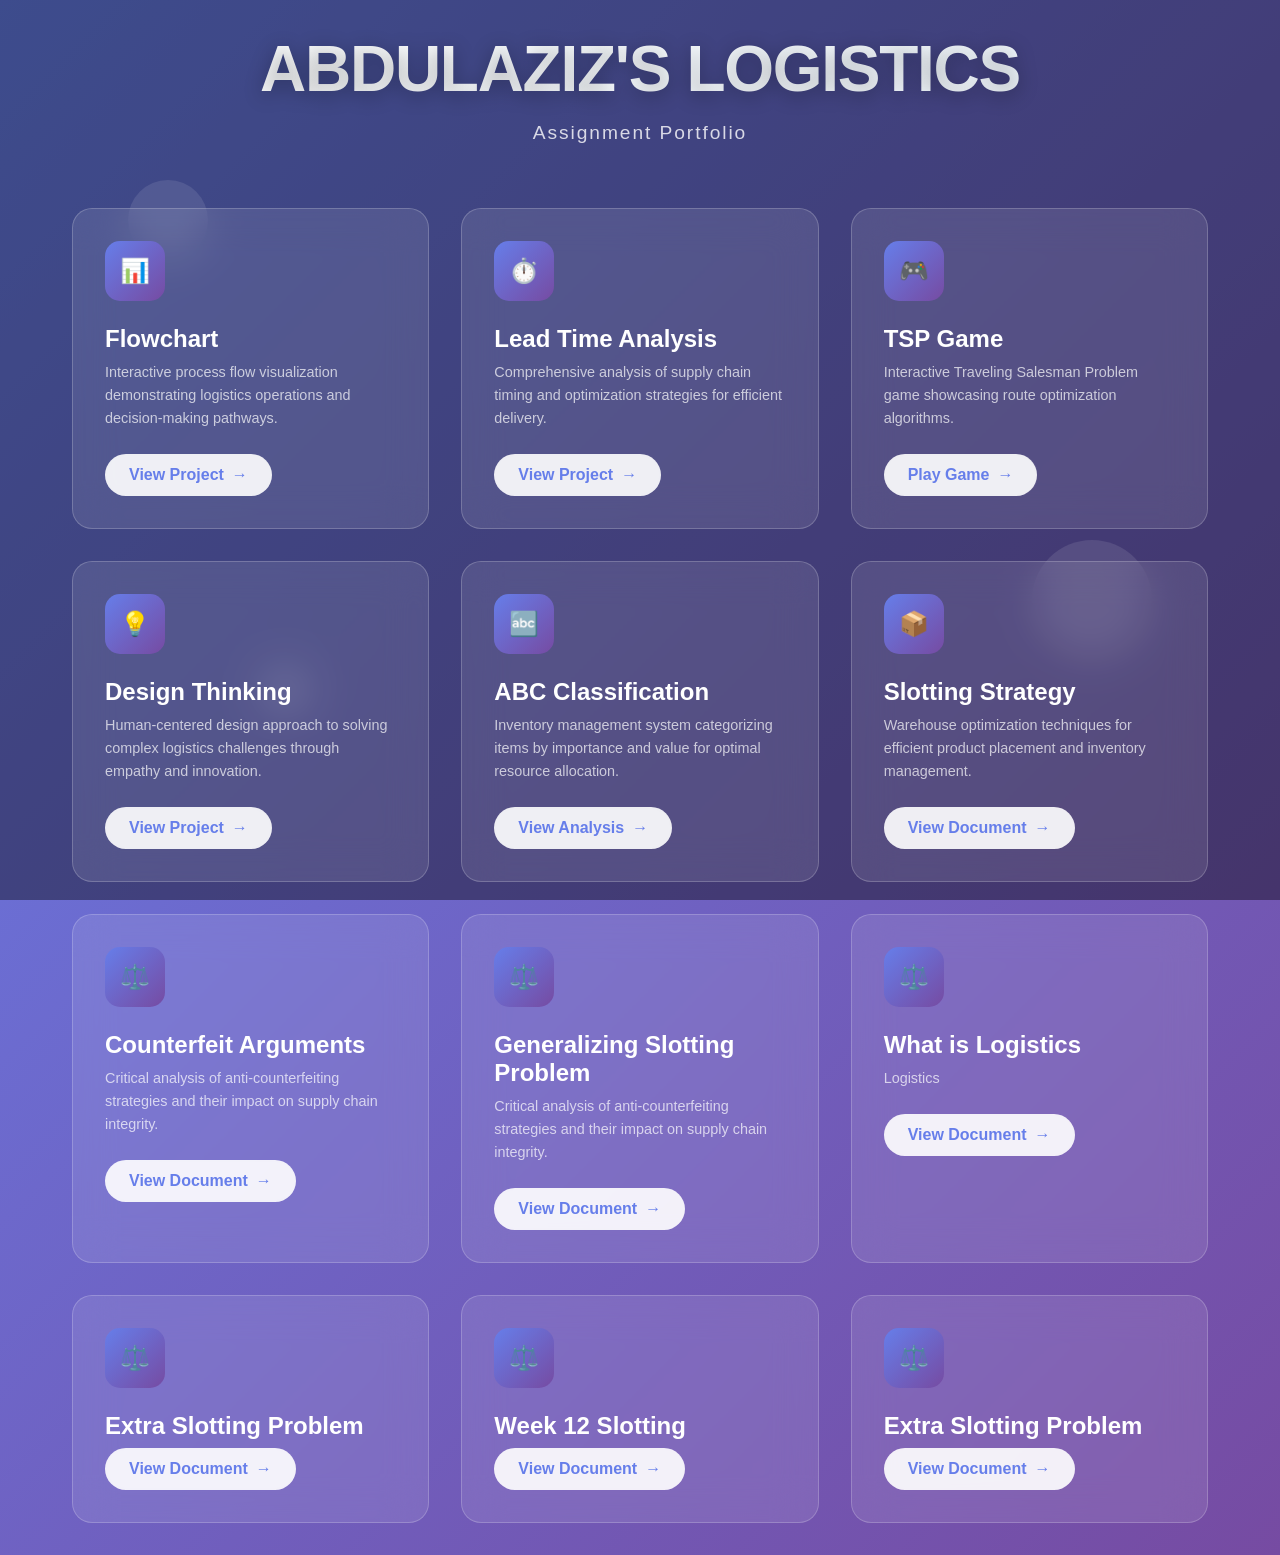
<file: index.html>
<!doctype html>
<html lang="en">
<head>
    <meta charset="UTF-8" />
    <meta name="viewport" content="width=device-width, initial-scale=1.0" />
    <title>Abdulaziz's Logistics Portfolio</title>
    <style>
        * {
            margin: 0;
            padding: 0;
            box-sizing: border-box;
        }

        body {
            font-family: 'Inter', -apple-system, BlinkMacSystemFont, 'Segoe UI', Roboto, sans-serif;
            background: linear-gradient(135deg, #667eea 0%, #764ba2 100%);
            min-height: 100vh;
            overflow-x: hidden;
        }

        .video-background {
            position: fixed;
            top: 0;
            left: 0;
            width: 100%;
            height: 100%;
            z-index: -2;
            opacity: 0.3;
        }

        #background-video {
            width: 100%;
            height: 100%;
            object-fit: cover;
        }

        .overlay {
            position: fixed;
            top: 0;
            left: 0;
            width: 100%;
            height: 100%;
            background: rgba(0, 0, 0, 0.4);
            z-index: -1;
        }

        .container {
            max-width: 1200px;
            margin: 0 auto;
            padding: 2rem;
            position: relative;
            z-index: 1;
        }

        .header {
            text-align: center;
            margin-bottom: 4rem;
            animation: fadeInUp 1s ease-out;
        }

        .main-title {
            font-size: clamp(2.5rem, 6vw, 4rem);
            font-weight: 800;
            background: linear-gradient(135deg, #ffffff, #f0f8ff);
            -webkit-background-clip: text;
            -webkit-text-fill-color: transparent;
            background-clip: text;
            text-shadow: 0 4px 20px rgba(0, 0, 0, 0.3);
            margin-bottom: 1rem;
            letter-spacing: -0.02em;
        }

        .subtitle {
            font-size: 1.2rem;
            color: rgba(255, 255, 255, 0.8);
            font-weight: 300;
            letter-spacing: 0.1em;
        }

        .assignments-grid {
            display: grid;
            grid-template-columns: repeat(auto-fit, minmax(350px, 1fr));
            gap: 2rem;
            margin-top: 3rem;
        }

        .assignment-card {
            background: rgba(255, 255, 255, 0.1);
            backdrop-filter: blur(20px);
            border-radius: 20px;
            padding: 2rem;
            border: 1px solid rgba(255, 255, 255, 0.2);
            transition: all 0.4s cubic-bezier(0.175, 0.885, 0.32, 1.275);
            position: relative;
            overflow: hidden;
            cursor: pointer;
            animation: fadeInUp 1s ease-out;
        }

        .assignment-card:nth-child(1) { animation-delay: 0.1s; }
        .assignment-card:nth-child(2) { animation-delay: 0.2s; }
        .assignment-card:nth-child(3) { animation-delay: 0.3s; }
        .assignment-card:nth-child(4) { animation-delay: 0.4s; }
        .assignment-card:nth-child(5) { animation-delay: 0.5s; }
        .assignment-card:nth-child(6) { animation-delay: 0.6s; }
        .assignment-card:nth-child(7) { animation-delay: 0.7s; }

        .assignment-card::before {
            content: '';
            position: absolute;
            top: 0;
            left: -100%;
            width: 100%;
            height: 100%;
            background: linear-gradient(90deg, transparent, rgba(255, 255, 255, 0.1), transparent);
            transition: left 0.5s;
        }

        .assignment-card:hover::before {
            left: 100%;
        }

        .assignment-card:hover {
            transform: translateY(-10px) scale(1.02);
            background: rgba(255, 255, 255, 0.2);
            border-color: rgba(255, 255, 255, 0.4);
            box-shadow: 0 20px 40px rgba(0, 0, 0, 0.3);
        }

        .card-icon {
            width: 60px;
            height: 60px;
            border-radius: 15px;
            background: linear-gradient(135deg, #667eea, #764ba2);
            display: flex;
            align-items: center;
            justify-content: center;
            margin-bottom: 1.5rem;
            transition: all 0.3s ease;
            font-size: 1.5rem;
        }

        .assignment-card:hover .card-icon {
            transform: rotate(360deg) scale(1.1);
            background: linear-gradient(135deg, #764ba2, #667eea);
        }

        .card-title {
            font-size: 1.5rem;
            font-weight: 700;
            color: white;
            margin-bottom: 0.5rem;
            transition: color 0.3s ease;
        }

        .assignment-card:hover .card-title {
            color: #f0f8ff;
        }

        .card-description {
            color: rgba(255, 255, 255, 0.7);
            font-size: 0.9rem;
            line-height: 1.6;
            margin-bottom: 1.5rem;
        }

        .card-link {
            display: inline-flex;
            align-items: center;
            color: #667eea;
            text-decoration: none;
            font-weight: 600;
            transition: all 0.3s ease;
            background: rgba(255, 255, 255, 0.9);
            padding: 0.75rem 1.5rem;
            border-radius: 50px;
            backdrop-filter: blur(10px);
        }

        .card-link:hover {
            background: white;
            transform: translateX(5px);
            box-shadow: 0 10px 20px rgba(0, 0, 0, 0.2);
        }

        .card-link::after {
            content: '→';
            margin-left: 0.5rem;
            transition: transform 0.3s ease;
        }

        .card-link:hover::after {
            transform: translateX(5px);
        }

        .floating-shapes {
            position: fixed;
            top: 0;
            left: 0;
            width: 100%;
            height: 100%;
            pointer-events: none;
            z-index: 0;
        }

        .shape {
            position: absolute;
            background: rgba(255, 255, 255, 0.1);
            border-radius: 50%;
            animation: float 20s infinite linear;
        }

        .shape:nth-child(1) {
            width: 80px;
            height: 80px;
            top: 20%;
            left: 10%;
            animation-delay: 0s;
        }

        .shape:nth-child(2) {
            width: 120px;
            height: 120px;
            top: 60%;
            right: 10%;
            animation-delay: 5s;
        }

        .shape:nth-child(3) {
            width: 60px;
            height: 60px;
            bottom: 20%;
            left: 20%;
            animation-delay: 10s;
        }

        @keyframes float {
            0%, 100% {
                transform: translateY(0px) rotate(0deg);
            }
            50% {
                transform: translateY(-20px) rotate(180deg);
            }
        }

        @keyframes fadeInUp {
            from {
                opacity: 0;
                transform: translateY(30px);
            }
            to {
                opacity: 1;
                transform: translateY(0);
            }
        }

        @media (max-width: 768px) {
            .container {
                padding: 1rem;
            }
            
            .assignments-grid {
                grid-template-columns: 1fr;
                gap: 1.5rem;
            }
            
            .assignment-card {
                padding: 1.5rem;
            }
        }
    </style>
</head>
<body>
    <div class="video-background">
        <video autoplay muted loop id="background-video">
            <source src="logisticsVideo.mp4" type="video/mp4">
        </video>
    </div>
    <div class="overlay"></div>
    
    <div class="floating-shapes">
        <div class="shape"></div>
        <div class="shape"></div>
        <div class="shape"></div>
    </div>

    <div class="container">
        <div class="header">
            <h1 class="main-title">ABDULAZIZ'S LOGISTICS</h1>
            <p class="subtitle">Assignment Portfolio</p>
        </div>

        <div class="assignments-grid">
            <div class="assignment-card">
                <div class="card-icon">📊</div>
                <h3 class="card-title">Flowchart</h3>
                <p class="card-description">Interactive process flow visualization demonstrating logistics operations and decision-making pathways.</p>
                <a href="https://abdulaziz-abdukhalimov.github.io/flowchart-/" target="_blank" class="card-link">View Project</a>
            </div>

            <div class="assignment-card">
                <div class="card-icon">⏱️</div>
                <h3 class="card-title">Lead Time Analysis</h3>
                <p class="card-description">Comprehensive analysis of supply chain timing and optimization strategies for efficient delivery.</p>
                <a href="https://abdulaziz-abdukhalimov.github.io/abdulaziz-leadTime/" target="_blank" class="card-link">View Project</a>
            </div>

            <div class="assignment-card">
                <div class="card-icon">🎮</div>
                <h3 class="card-title">TSP Game</h3>
                <p class="card-description">Interactive Traveling Salesman Problem game showcasing route optimization algorithms.</p>
                <a href="https://shavkatjony.github.io/tsp.11/" target="_blank" class="card-link">Play Game</a>
            </div>

            <div class="assignment-card">
                <div class="card-icon">💡</div>
                <h3 class="card-title">Design Thinking</h3>
                <p class="card-description">Human-centered design approach to solving complex logistics challenges through empathy and innovation.</p>
                <a href="https://docs.google.com/document/d/1f1piKxpJz_M-Y0SGjp9jxiMK0LNT1KGpxC5vAj-SLcM/edit?usp=sharing" target="_blank" class="card-link">View Project</a>
            </div>

            <div class="assignment-card">
                <div class="card-icon">🔤</div>
                <h3 class="card-title">ABC Classification</h3>
                <p class="card-description">Inventory management system categorizing items by importance and value for optimal resource allocation.</p>
                <a href="https://docs.google.com/spreadsheets/d/173qX5OhX4kX2GZmHQiFAQlKsCDS4ZJIP/edit?usp=drive_link&ouid=103361880421656006871&rtpof=true&sd=true" target="_blank" class="card-link">View Analysis</a>
            </div>

            <div class="assignment-card">
                <div class="card-icon">📦</div>
                <h3 class="card-title">Slotting Strategy</h3>
                <p class="card-description">Warehouse optimization techniques for efficient product placement and inventory management.</p>
                <a href="https://docs.google.com/document/d/1gqtGYgJrscKg6ZsCKxm0VxTEk288y7ycyHZcVXuRoVQ/edit?usp=sharing" target="_blank" class="card-link">View Document</a>
            </div>

            <div class="assignment-card">
                <div class="card-icon">⚖️</div>
                <h3 class="card-title">Counterfeit Arguments</h3>
                <p class="card-description">Critical analysis of anti-counterfeiting strategies and their impact on supply chain integrity.</p>
                <a href="https://docs.google.com/document/d/1TE919IEcwGS_mQHoa43oX4KmPOUbO2k_vUcpFlzio5s/edit?usp=sharing" target="_blank" class="card-link">View Document</a>
            </div>

             <div class="assignment-card">
                <div class="card-icon">⚖️</div>
                <h3 class="card-title">Generalizing Slotting Problem</h3>
                <p class="card-description">Critical analysis of anti-counterfeiting strategies and their impact on supply chain integrity.</p>
                <a href="https://docs.google.com/document/d/1ZFMKwTCrSubnTykhRzb_TJ6fKmZQ_PClmvtlX7aRyjE/edit?usp=sharing" target="_blank" class="card-link">View Document</a>
            </div>

            <div class="assignment-card">
                <div class="card-icon">⚖️</div>
                <h3 class="card-title">What is Logistics</h3>
                <p class="card-description">Logistics</p>
                <a href="whatslogis.html" target="_blank" class="card-link">View Document</a>
            </div>

            <div class="assignment-card">
                <div class="card-icon">⚖️</div>
                <h3 class="card-title">Extra Slotting Problem</h3>
                <a href="slottingprob.html" target="_blank" class="card-link">View Document</a>
            </div>

             <div class="assignment-card">
                <div class="card-icon">⚖️</div>
                <h3 class="card-title">Week 12 Slotting</h3>
                <a href="12week.html" target="_blank" class="card-link">View Document</a>
            </div>

             <div class="assignment-card">
                <div class="card-icon">⚖️</div>
                <h3 class="card-title">Extra Slotting Problem</h3>
                <a href="designthink.html" target="_blank" class="card-link">View Document</a>
            </div>

           
        </div>
    </div>
</body>
</html>
</file>
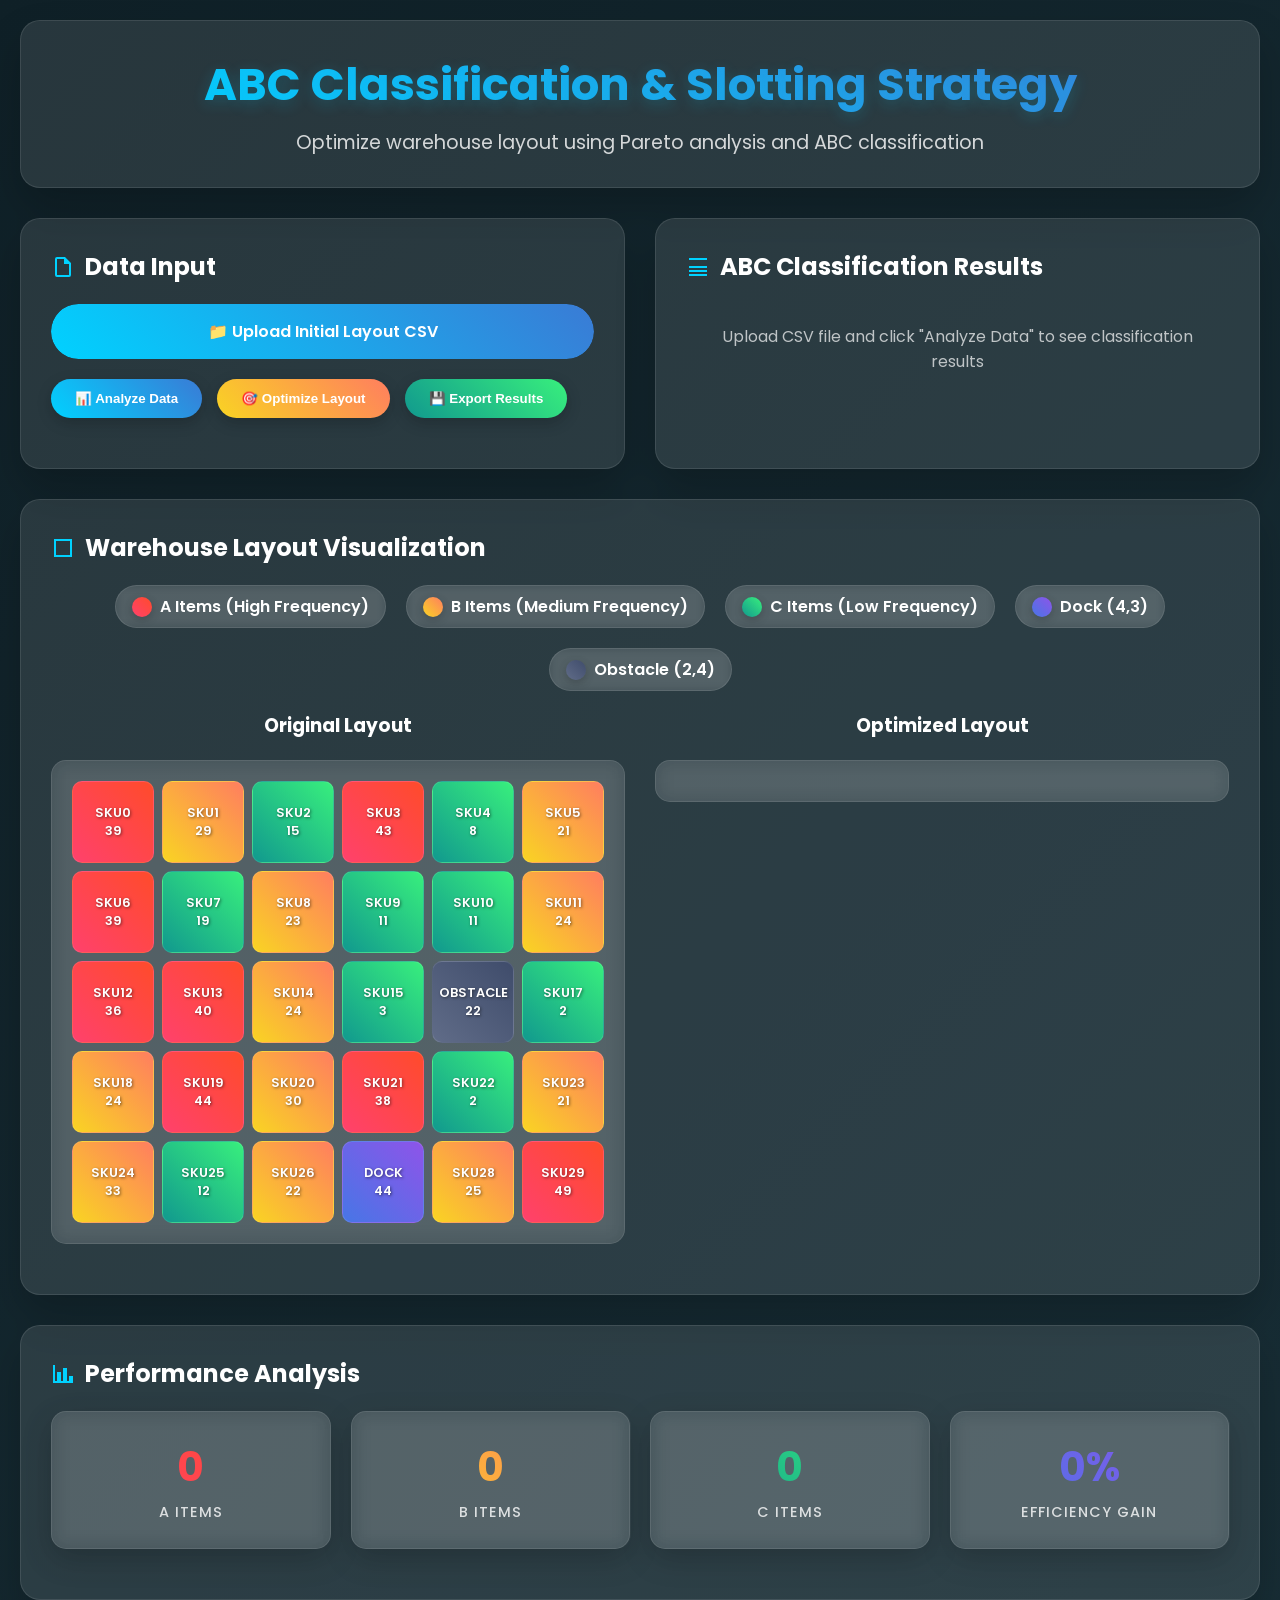
<file: 12week.html>
<!DOCTYPE html>
<html lang="en">
<head>
    <meta charset="UTF-8">
    <meta name="viewport" content="width=device-width, initial-scale=1.0">
    <title>ABC Classification & Slotting Strategy</title>
    <link href="https://fonts.googleapis.com/css2?family=Poppins:wght@300;400;500;600;700&display=swap" rel="stylesheet">
    <style>
        * {
            margin: 0;
            padding: 0;
            box-sizing: border-box;
        }

        body {
            font-family: 'Poppins', sans-serif;
            background: linear-gradient(135deg, #0f2027, #203a43, #2c5364);
            min-height: 100vh;
            color: #fff;
            overflow-x: hidden;
            background-size: 400% 400%;
            animation: gradientBG 15s ease infinite;
        }

        @keyframes gradientBG {
            0% { background-position: 0% 50%; }
            50% { background-position: 100% 50%; }
            100% { background-position: 0% 50%; }
        }

        .container {
            max-width: 1400px;
            margin: 0 auto;
            padding: 20px;
            opacity: 0;
            transform: translateY(20px);
            animation: fadeInUp 0.8s ease-out forwards;
        }

        @keyframes fadeInUp {
            to {
                opacity: 1;
                transform: translateY(0);
            }
        }

        .header {
            text-align: center;
            background: rgba(255, 255, 255, 0.1);
            backdrop-filter: blur(12px);
            border-radius: 20px;
            padding: 30px;
            margin-bottom: 30px;
            box-shadow: 0 20px 40px rgba(0, 0, 0, 0.2);
            border: 1px solid rgba(255, 255, 255, 0.1);
            transform: perspective(1000px) rotateX(0deg);
            transition: all 0.5s cubic-bezier(0.175, 0.885, 0.32, 1.275);
        }

        .header:hover {
            transform: perspective(1000px) rotateX(5deg);
            box-shadow: 0 30px 60px rgba(0, 0, 0, 0.3);
        }

        .header h1 {
            font-size: 2.8em;
            background: linear-gradient(45deg, #00d2ff, #3a7bd5);
            -webkit-background-clip: text;
            -webkit-text-fill-color: transparent;
            margin-bottom: 10px;
            text-shadow: 0 4px 15px rgba(0, 210, 255, 0.2);
            animation: textGlow 2s ease-in-out infinite alternate;
        }

        @keyframes textGlow {
            from { text-shadow: 0 0 10px rgba(0, 210, 255, 0.3); }
            to { text-shadow: 0 0 20px rgba(58, 123, 213, 0.6); }
        }

        .header p {
            font-size: 1.2em;
            color: rgba(255, 255, 255, 0.8);
        }

        .main-content {
            display: grid;
            grid-template-columns: 1fr 1fr;
            gap: 30px;
            margin-bottom: 30px;
        }

        .card {
            background: rgba(255, 255, 255, 0.1);
            backdrop-filter: blur(12px);
            border-radius: 20px;
            padding: 30px;
            box-shadow: 0 20px 40px rgba(0, 0, 0, 0.2);
            border: 1px solid rgba(255, 255, 255, 0.1);
            transition: all 0.5s cubic-bezier(0.175, 0.885, 0.32, 1.275);
            opacity: 0;
            transform: translateY(20px);
            animation: fadeInUp 0.8s ease-out forwards;
            animation-delay: 0.2s;
        }

        .card:nth-child(2) {
            animation-delay: 0.4s;
        }

        .card:hover {
            transform: translateY(-10px) scale(1.02);
            box-shadow: 0 30px 60px rgba(0, 0, 0, 0.3);
            background: rgba(255, 255, 255, 0.15);
        }

        .card h2 {
            color: #fff;
            margin-bottom: 20px;
            font-size: 1.5em;
            display: flex;
            align-items: center;
            gap: 10px;
        }

        .icon {
            width: 24px;
            height: 24px;
            fill: #00d2ff;
        }

        .file-input-container {
            position: relative;
            margin-bottom: 20px;
            overflow: hidden;
            border-radius: 50px;
        }

        .file-input {
            display: none;
        }

        .file-input-label {
            display: block;
            padding: 15px 30px;
            background: linear-gradient(45deg, #00d2ff, #3a7bd5);
            color: white;
            border-radius: 50px;
            cursor: pointer;
            text-align: center;
            font-weight: 600;
            transition: all 0.4s cubic-bezier(0.175, 0.885, 0.32, 1.275);
            position: relative;
            overflow: hidden;
            z-index: 1;
        }

        .file-input-label::before {
            content: '';
            position: absolute;
            top: 0;
            left: -100%;
            width: 100%;
            height: 100%;
            background: linear-gradient(45deg, #3a7bd5, #00d2ff);
            transition: all 0.4s ease;
            z-index: -1;
        }

        .file-input-label:hover::before {
            left: 0;
        }

        .file-input-label:hover {
            transform: translateY(-3px);
            box-shadow: 0 15px 30px rgba(0, 210, 255, 0.4);
        }

        .file-input-label:active {
            transform: translateY(1px);
        }

        .data-grid {
            width: 100%;
            border-collapse: collapse;
            margin-top: 20px;
            border-radius: 15px;
            overflow: hidden;
            box-shadow: 0 10px 30px rgba(0, 0, 0, 0.2);
            background: rgba(255, 255, 255, 0.1);
            backdrop-filter: blur(10px);
            border: 1px solid rgba(255, 255, 255, 0.1);
            transition: all 0.3s ease;
        }

        .data-grid:hover {
            transform: translateY(-5px);
            box-shadow: 0 15px 35px rgba(0, 0, 0, 0.3);
        }

        .data-grid th,
        .data-grid td {
            padding: 15px;
            text-align: center;
            border: 1px solid rgba(255, 255, 255, 0.1);
            color: #fff;
        }

        .data-grid th {
            background: linear-gradient(45deg, rgba(0, 210, 255, 0.3), rgba(58, 123, 213, 0.5));
            color: white;
            font-weight: 600;
            text-transform: uppercase;
            letter-spacing: 1px;
        }

        .data-grid tbody tr {
            transition: all 0.3s ease;
        }

        .data-grid tbody tr:nth-child(even) {
            background-color: rgba(255, 255, 255, 0.05);
        }

        .data-grid tbody tr:hover {
            background-color: rgba(0, 210, 255, 0.1);
            transform: scale(1.02);
        }

        .heatmap-container {
            display: grid;
            grid-template-columns: repeat(6, 1fr);
            gap: 8px;
            margin: 20px 0;
            padding: 20px;
            background: rgba(255, 255, 255, 0.1);
            border-radius: 15px;
            backdrop-filter: blur(10px);
            border: 1px solid rgba(255, 255, 255, 0.1);
            transition: all 0.5s ease;
        }

        .heatmap-container:hover {
            transform: translateY(-5px);
            box-shadow: 0 20px 40px rgba(0, 0, 0, 0.3);
        }

        .heatmap-cell {
            aspect-ratio: 1;
            display: flex;
            flex-direction: column;
            align-items: center;
            justify-content: center;
            border-radius: 10px;
            font-size: 0.8em;
            font-weight: 600;
            color: white;
            text-shadow: 1px 1px 3px rgba(0, 0, 0, 0.5);
            transition: all 0.4s cubic-bezier(0.175, 0.885, 0.32, 1.275);
            cursor: pointer;
            position: relative;
            overflow: hidden;
            border: 1px solid rgba(255, 255, 255, 0.1);
        }

        .heatmap-cell::before {
            content: '';
            position: absolute;
            top: 0;
            left: 0;
            width: 100%;
            height: 100%;
            background: rgba(255, 255, 255, 0.1);
            opacity: 0;
            transition: all 0.3s ease;
        }

        .heatmap-cell:hover::before {
            opacity: 1;
        }

        .heatmap-cell:hover {
            transform: scale(1.1) rotate(2deg);
            z-index: 10;
            box-shadow: 0 10px 30px rgba(0, 0, 0, 0.4);
        }

        .class-a { background: linear-gradient(45deg, #ff416c, #ff4b2b); }
        .class-b { background: linear-gradient(45deg, #f9d423, #ff7e5f); }
        .class-c { background: linear-gradient(45deg, #11998e, #38ef7d); }
        .dock { background: linear-gradient(45deg, #4776E6, #8E54E9) !important; }
        .obstacle { background: linear-gradient(45deg, #606c88, #3f4c6b) !important; }

        .controls {
            display: flex;
            gap: 15px;
            margin: 20px 0;
            flex-wrap: wrap;
        }

        .btn {
            padding: 12px 24px;
            border: none;
            border-radius: 50px;
            font-weight: 600;
            cursor: pointer;
            transition: all 0.4s cubic-bezier(0.175, 0.885, 0.32, 1.275);
            text-decoration: none;
            display: inline-block;
            position: relative;
            overflow: hidden;
            z-index: 1;
            color: white;
            box-shadow: 0 5px 15px rgba(0, 0, 0, 0.2);
        }

        .btn::before {
            content: '';
            position: absolute;
            top: 0;
            left: -100%;
            width: 100%;
            height: 100%;
            background: linear-gradient(90deg, transparent, rgba(255, 255, 255, 0.2), transparent);
            transition: all 0.6s ease;
            z-index: -1;
        }

        .btn:hover::before {
            left: 100%;
        }

        .btn-primary {
            background: linear-gradient(45deg, #00d2ff, #3a7bd5);
        }

        .btn-secondary {
            background: linear-gradient(45deg, #f9d423, #ff7e5f);
        }

        .btn-success {
            background: linear-gradient(45deg, #11998e, #38ef7d);
        }

        .btn:hover {
            transform: translateY(-5px) scale(1.05);
            box-shadow: 0 15px 30px rgba(0, 0, 0, 0.3);
        }

        .btn:active {
            transform: translateY(2px);
        }

        .legend {
            display: flex;
            gap: 20px;
            margin: 20px 0;
            flex-wrap: wrap;
            justify-content: center;
        }

        .legend-item {
            display: flex;
            align-items: center;
            gap: 8px;
            padding: 8px 16px;
            background: rgba(255, 255, 255, 0.1);
            border-radius: 50px;
            font-weight: 600;
            backdrop-filter: blur(5px);
            border: 1px solid rgba(255, 255, 255, 0.1);
            transition: all 0.3s ease;
        }

        .legend-item:hover {
            transform: scale(1.05);
            background: rgba(255, 255, 255, 0.2);
        }

        .legend-color {
            width: 20px;
            height: 20px;
            border-radius: 50%;
            box-shadow: 0 3px 10px rgba(0, 0, 0, 0.2);
        }

        .full-width {
            grid-column: 1 / -1;
            animation-delay: 0.6s !important;
        }

        .analysis-section {
            margin-top: 30px;
        }

        .stats-grid {
            display: grid;
            grid-template-columns: repeat(auto-fit, minmax(200px, 1fr));
            gap: 20px;
            margin: 20px 0;
        }

        .stat-card {
            background: rgba(255, 255, 255, 0.1);
            padding: 25px;
            border-radius: 15px;
            text-align: center;
            box-shadow: 0 10px 30px rgba(0, 0, 0, 0.2);
            backdrop-filter: blur(10px);
            border: 1px solid rgba(255, 255, 255, 0.1);
            transition: all 0.5s cubic-bezier(0.175, 0.885, 0.32, 1.275);
            opacity: 0;
            transform: translateY(20px);
            animation: fadeInUp 0.8s ease-out forwards;
            animation-delay: 0.8s;
        }

        .stat-card:nth-child(2) {
            animation-delay: 1s;
        }

        .stat-card:nth-child(3) {
            animation-delay: 1.2s;
        }

        .stat-card:nth-child(4) {
            animation-delay: 1.4s;
        }

        .stat-card:hover {
            transform: translateY(-10px) scale(1.03);
            box-shadow: 0 20px 40px rgba(0, 0, 0, 0.3);
            background: rgba(255, 255, 255, 0.15);
        }

        .stat-number {
            font-size: 2.5em;
            font-weight: bold;
            margin-bottom: 5px;
            background: linear-gradient(45deg, #fff, #ddd);
            -webkit-background-clip: text;
            -webkit-text-fill-color: transparent;
            transition: all 0.5s ease;
        }

        .stat-card:hover .stat-number {
            transform: scale(1.1);
        }

        .stat-label {
            color: rgba(255, 255, 255, 0.8);
            font-weight: 500;
            font-size: 0.9em;
            text-transform: uppercase;
            letter-spacing: 1px;
        }

        /* Floating animation for heatmap cells */
        @keyframes float {
            0%, 100% { transform: translateY(0); }
            50% { transform: translateY(-10px); }
        }

        /* Pulse animation for buttons */
        @keyframes pulse {
            0% { transform: scale(1); }
            50% { transform: scale(1.05); }
            100% { transform: scale(1); }
        }

        /* Add pulse animation to primary button */
        .btn-primary {
            animation: pulse 2s infinite;
        }

        /* Loading spinner */
        .spinner {
            display: none;
            width: 40px;
            height: 40px;
            margin: 20px auto;
            border: 4px solid rgba(255, 255, 255, 0.3);
            border-radius: 50%;
            border-top: 4px solid #00d2ff;
            animation: spin 1s linear infinite;
        }

        @keyframes spin {
            0% { transform: rotate(0deg); }
            100% { transform: rotate(360deg); }
        }

        /* Responsive adjustments */
        @media (max-width: 768px) {
            .main-content {
                grid-template-columns: 1fr;
            }
            
            .heatmap-container {
                grid-template-columns: repeat(6, 1fr);
                gap: 5px;
            }
            
            .controls {
                justify-content: center;
            }
            
            .header h1 {
                font-size: 2em;
            }
            
            .card {
                padding: 20px;
            }
        }

        /* Confetti effect */
        .confetti {
            position: fixed;
            width: 10px;
            height: 10px;
            background-color: #f00;
            opacity: 0;
            z-index: 9999;
            animation: confettiFall 5s ease-out forwards;
        }

        @keyframes confettiFall {
            0% {
                transform: translateY(-100vh) rotate(0deg);
                opacity: 1;
            }
            100% {
                transform: translateY(100vh) rotate(720deg);
                opacity: 0;
            }
        }
    </style>
</head>
<body>
    <div class="container">
        <div class="header">
            <h1>ABC Classification & Slotting Strategy</h1>
            <p>Optimize warehouse layout using Pareto analysis and ABC classification</p>
        </div>

        <div class="main-content">
            <div class="card">
                <h2>
                    <svg class="icon" viewBox="0 0 24 24">
                        <path d="M14,2H6A2,2 0 0,0 4,4V20A2,2 0 0,0 6,22H18A2,2 0 0,0 20,20V8L14,2M18,20H6V4H13V9H18V20Z" />
                    </svg>
                    Data Input
                </h2>
                <div class="file-input-container">
                    <input type="file" id="csvFile" class="file-input" accept=".csv" />
                    <label for="csvFile" class="file-input-label">
                        📁 Upload Initial Layout CSV
                    </label>
                </div>
                <div id="fileInfo" style="margin-top: 10px; color: rgba(255, 255, 255, 0.8);"></div>
                
                <div class="controls">
                    <button class="btn btn-primary" onclick="analyzeData()">📊 Analyze Data</button>
                    <button class="btn btn-secondary" onclick="optimizeLayout()">🎯 Optimize Layout</button>
                    <button class="btn btn-success" onclick="exportResults()">💾 Export Results</button>
                </div>
                <div id="spinner" class="spinner"></div>
            </div>

            <div class="card">
                <h2>
                    <svg class="icon" viewBox="0 0 24 24">
                        <path d="M3,3H21V5H3V7M3,11H21V13H3V11M3,15H21V17H3V15M3,19H21V21H3V19Z" />
                    </svg>
                    ABC Classification Results
                </h2>
                <div id="classificationResults">
                    <p style="color: rgba(255, 255, 255, 0.7); text-align: center; padding: 20px;">
                        Upload CSV file and click "Analyze Data" to see classification results
                    </p>
                </div>
            </div>
        </div>

        <div class="card full-width">
            <h2>
                <svg class="icon" viewBox="0 0 24 24">
                    <path d="M3,3V21H21V3H3M19,19H5V5H19V19Z" />
                </svg>
                Warehouse Layout Visualization
            </h2>
            
            <div class="legend">
                <div class="legend-item">
                    <div class="legend-color class-a"></div>
                    <span>A Items (High Frequency)</span>
                </div>
                <div class="legend-item">
                    <div class="legend-color class-b"></div>
                    <span>B Items (Medium Frequency)</span>
                </div>
                <div class="legend-item">
                    <div class="legend-color class-c"></div>
                    <span>C Items (Low Frequency)</span>
                </div>
                <div class="legend-item">
                    <div class="legend-color dock"></div>
                    <span>Dock (4,3)</span>
                </div>
                <div class="legend-item">
                    <div class="legend-color obstacle"></div>
                    <span>Obstacle (2,4)</span>
                </div>
            </div>

            <div style="display: grid; grid-template-columns: 1fr 1fr; gap: 30px;">
                <div>
                    <h3 style="text-align: center; margin-bottom: 15px; color: #fff;">Original Layout</h3>
                    <div id="originalHeatmap" class="heatmap-container"></div>
                </div>
                <div>
                    <h3 style="text-align: center; margin-bottom: 15px; color: #fff;">Optimized Layout</h3>
                    <div id="optimizedHeatmap" class="heatmap-container"></div>
                </div>
            </div>
        </div>

        <div class="card full-width analysis-section">
            <h2>
                <svg class="icon" viewBox="0 0 24 24">
                    <path d="M22,21H2V3H4V19H6V10H10V19H12V6H16V19H18V14H22V21Z" />
                </svg>
                Performance Analysis
            </h2>
            <div class="stats-grid" id="statsGrid">
                <div class="stat-card">
                    <div class="stat-number" style="background: linear-gradient(45deg, #ff416c, #ff4b2b); -webkit-background-clip: text;">0</div>
                    <div class="stat-label">A Items</div>
                </div>
                <div class="stat-card">
                    <div class="stat-number" style="background: linear-gradient(45deg, #f9d423, #ff7e5f); -webkit-background-clip: text;">0</div>
                    <div class="stat-label">B Items</div>
                </div>
                <div class="stat-card">
                    <div class="stat-number" style="background: linear-gradient(45deg, #11998e, #38ef7d); -webkit-background-clip: text;">0</div>
                    <div class="stat-label">C Items</div>
                </div>
                <div class="stat-card">
                    <div class="stat-number" style="background: linear-gradient(45deg, #4776E6, #8E54E9); -webkit-background-clip: text;">0%</div>
                    <div class="stat-label">Efficiency Gain</div>
                </div>
            </div>
            <div id="analysisTable"></div>
        </div>
    </div>

    <script>
        let warehouseData = [];
        let skuAnalysis = [];
        let optimizedLayout = [];

        // Initialize with sample data
        document.addEventListener('DOMContentLoaded', function() {
            // Create sample heatmap data
            setTimeout(() => {
                const actualData = [
                    [39, 29, 15, 43, 8, 21],
                    [39, 19, 23, 11, 11, 24],
                    [36, 40, 24, 3, 22, 2],
                    [24, 44, 30, 38, 2, 21],
                    [33, 12, 22, 44, 25, 49]
                ];
                
                warehouseData = actualData;
                displayOriginalHeatmap();
                
                // Animate the header after load
                document.querySelector('.header').style.transform = 'perspective(1000px) rotateX(0deg)';
            }, 500);
        });

        document.getElementById('csvFile').addEventListener('change', function(event) {
            const file = event.target.files[0];
            if (file) {
                document.getElementById('fileInfo').innerHTML = `
                    <strong>File loaded:</strong> ${file.name} (${(file.size / 1024).toFixed(2)} KB)
                `;
                
                const reader = new FileReader();
                reader.onload = function(e) {
                    parseCSV(e.target.result);
                };
                reader.readAsText(file);
            }
        });

        function parseCSV(csvText) {
            showLoading();
            setTimeout(() => {
                const lines = csvText.trim().split('\n');
                warehouseData = [];
                
                // Skip header row and parse data
                for (let i = 1; i < lines.length; i++) {
                    const values = lines[i].split(',');
                    const rowData = values.slice(1).map(v => {
                        const num = parseFloat(v.trim());
                        return isNaN(num) ? 0 : num;
                    });
                    if (rowData.length > 0) {
                        warehouseData.push(rowData);
                    }
                }
                
                // If no header detected, parse all rows as data
                if (warehouseData.length === 0) {
                    for (let i = 0; i < lines.length; i++) {
                        const values = lines[i].split(',').map(v => {
                            const num = parseFloat(v.trim());
                            return isNaN(num) ? 0 : num;
                        });
                        warehouseData.push(values);
                    }
                }
                
                displayOriginalHeatmap();
                hideLoading();
                animateSuccess();
            }, 1000);
        }

        function displayOriginalHeatmap() {
            const container = document.getElementById('originalHeatmap');
            container.innerHTML = '';
            
            // Use the actual data from your spreadsheet
            const actualData = warehouseData.length > 0 ? warehouseData : [
                [39, 29, 15, 43, 8, 21],
                [39, 19, 23, 11, 11, 24],
                [36, 40, 24, 3, 22, 2],
                [24, 44, 30, 38, 2, 21],
                [33, 12, 22, 44, 25, 49]
            ];
            
            let skuIndex = 0;
            const maxFreq = Math.max(...actualData.flat());
            
            for (let row = 0; row < 5; row++) {
                for (let col = 0; col < 6; col++) {
                    const cell = document.createElement('div');
                    cell.className = 'heatmap-cell';
                    
                    if (row === 4 && col === 3) {
                        cell.className += ' dock';
                        cell.innerHTML = `<div>DOCK</div><div>44</div>`;
                    } else if (row === 2 && col === 4) {
                        cell.className += ' obstacle';
                        cell.innerHTML = `<div>OBSTACLE</div><div>22</div>`;
                    } else {
                        const frequency = actualData[row][col];
                        cell.innerHTML = `<div>SKU${skuIndex}</div><div>${frequency}</div>`;
                        
                        // Color based on frequency intensity
                        const intensity = frequency / maxFreq;
                        if (intensity > 0.7) {
                            cell.className += ' class-a';
                        } else if (intensity > 0.4) {
                            cell.className += ' class-b';
                        } else {
                            cell.className += ' class-c';
                        }
                        
                        // Add floating animation to cells with frequency > 0
                        if (frequency > 0) {
                            cell.style.animation = `float ${3 + Math.random() * 2}s ease-in-out infinite`;
                            cell.style.animationDelay = `${Math.random() * 2}s`;
                        }
                    }
                    
                    skuIndex++;
                    container.appendChild(cell);
                }
            }
        }

        function analyzeData() {
            if (warehouseData.length === 0) {
                alert('Please upload a CSV file first!');
                return;
            }

            showLoading();
            setTimeout(() => {
                // Create SKU analysis with correct data
                const actualData = warehouseData.length > 0 ? warehouseData : [
                    [39, 29, 15, 43, 8, 21],
                    [39, 19, 23, 11, 11, 24],
                    [36, 40, 24, 3, 22, 2],
                    [24, 44, 30, 38, 2, 21],
                    [33, 12, 22, 44, 25, 49]
                ];

                skuAnalysis = [];
                let skuIndex = 0;
                let totalPicks = 0;

                for (let row = 0; row < 5; row++) {
                    for (let col = 0; col < 6; col++) {
                        if (!((row === 4 && col === 3) || (row === 2 && col === 4))) {
                            const frequency = actualData[row][col];
                            skuAnalysis.push({
                                sku: `SKU${skuIndex}`,
                                frequency: frequency,
                                row: row,
                                col: col,
                                position: `(${row},${col})`
                            });
                            totalPicks += frequency;
                        }
                        skuIndex++;
                    }
                }

                // Sort by frequency (descending)
                skuAnalysis.sort((a, b) => b.frequency - a.frequency);

                // Calculate cumulative percentages and assign ABC classes
                let cumulativePicks = 0;
                for (let i = 0; i < skuAnalysis.length; i++) {
                    cumulativePicks += skuAnalysis[i].frequency;
                    skuAnalysis[i].cumulativePercentage = (cumulativePicks / totalPicks) * 100;
                    
                    // ABC Classification based on cumulative percentage
                    if (skuAnalysis[i].cumulativePercentage <= 20) {
                        skuAnalysis[i].class = 'A';
                    } else if (skuAnalysis[i].cumulativePercentage <= 50) {
                        skuAnalysis[i].class = 'B';
                    } else {
                        skuAnalysis[i].class = 'C';
                    }
                }

                displayAnalysisResults();
                updateStats();
                hideLoading();
                animateSuccess();
            }, 1500);
        }

        function displayAnalysisResults() {
            const container = document.getElementById('classificationResults');
            
            let html = `
                <table class="data-grid">
                    <thead>
                        <tr>
                            <th>SKU</th>
                            <th>Frequency</th>
                            <th>Cumulative %</th>
                            <th>Class</th>
                            <th>Current Position</th>
                        </tr>
                    </thead>
                    <tbody>
            `;
            
            skuAnalysis.slice(0, 15).forEach(item => {
                html += `
                    <tr>
                        <td>${item.sku}</td>
                        <td>${item.frequency}</td>
                        <td>${item.cumulativePercentage.toFixed(2)}%</td>
                        <td><span style="color: ${item.class === 'A' ? '#ff416c' : item.class === 'B' ? '#f9d423' : '#38ef7d'}; font-weight: bold;">${item.class}</span></td>
                        <td>${item.position}</td>
                    </tr>
                `;
            });
            
            html += `</tbody></table>`;
            container.innerHTML = html;

            // Animate table rows
            const rows = container.querySelectorAll('tr');
            rows.forEach((row, index) => {
                setTimeout(() => {
                    row.style.opacity = '0';
                    row.style.transform = 'translateX(-20px)';
                    row.style.transition = 'all 0.5s ease-out';
                    setTimeout(() => {
                        row.style.opacity = '1';
                        row.style.transform = 'translateX(0)';
                    }, 50);
                }, index * 100);
            });

            // Display full analysis table
            displayFullAnalysisTable();
        }

        function displayFullAnalysisTable() {
            const container = document.getElementById('analysisTable');
            
            let html = `
                <h3 style="margin: 20px 0; color: #fff;">Complete SKU Analysis</h3>
                <table class="data-grid">
                    <thead>
                        <tr>
                            <th>Rank</th>
                            <th>SKU</th>
                            <th>Pick Frequency</th>
                            <th>Cumulative %</th>
                            <th>ABC Class</th>
                            <th>Current Position</th>
                            <th>Distance to Dock</th>
                        </tr>
                    </thead>
                    <tbody>
            `;
            
            skuAnalysis.forEach((item, index) => {
                const distanceToDock = Math.abs(item.row - 4) + Math.abs(item.col - 3);
                html += `
                    <tr>
                        <td>${index + 1}</td>
                        <td>${item.sku}</td>
                        <td>${item.frequency}</td>
                        <td>${item.cumulativePercentage.toFixed(2)}%</td>
                        <td><span style="color: ${item.class === 'A' ? '#ff416c' : item.class === 'B' ? '#f9d423' : '#38ef7d'}; font-weight: bold;">${item.class}</span></td>
                        <td>${item.position}</td>
                        <td>${distanceToDock}</td>
                    </tr>
                `;
            });
            
            html += `</tbody></table>`;
            container.innerHTML = html;
        }

        function optimizeLayout() {
            if (skuAnalysis.length === 0) {
                alert('Please analyze data first!');
                return;
            }

            showLoading();
            setTimeout(() => {
                // Create optimized layout
                optimizedLayout = Array(5).fill(null).map(() => Array(6).fill(null));
                
                // Mark dock and obstacle
                optimizedLayout[4][3] = 'DOCK';
                optimizedLayout[2][4] = 'OBSTACLE';

                // Calculate distances to dock for all positions
                const positions = [];
                for (let row = 0; row < 5; row++) {
                    for (let col = 0; col < 6; col++) {
                        if (!((row === 4 && col === 3) || (row === 2 && col === 4))) {
                            const distance = Math.abs(row - 4) + Math.abs(col - 3);
                            positions.push({ row, col, distance });
                        }
                    }
                }

                // Sort positions by distance to dock (ascending)
                positions.sort((a, b) => a.distance - b.distance);

                // Assign SKUs to positions based on class priority
                const aItems = skuAnalysis.filter(item => item.class === 'A');
                const bItems = skuAnalysis.filter(item => item.class === 'B');
                const cItems = skuAnalysis.filter(item => item.class === 'C');

                let positionIndex = 0;

                // Place A items first (closest to dock)
                aItems.forEach(item => {
                    if (positionIndex < positions.length) {
                        const pos = positions[positionIndex];
                        optimizedLayout[pos.row][pos.col] = { ...item, newPosition: `(${pos.row},${pos.col})` };
                        positionIndex++;
                    }
                });

                // Place B items next
                bItems.forEach(item => {
                    if (positionIndex < positions.length) {
                        const pos = positions[positionIndex];
                        optimizedLayout[pos.row][pos.col] = { ...item, newPosition: `(${pos.row},${pos.col})` };
                        positionIndex++;
                    }
                });

                // Place C items last
                cItems.forEach(item => {
                    if (positionIndex < positions.length) {
                        const pos = positions[positionIndex];
                        optimizedLayout[pos.row][pos.col] = { ...item, newPosition: `(${pos.row},${pos.col})` };
                        positionIndex++;
                    }
                });

                displayOptimizedHeatmap();
                calculateEfficiencyGain();
                hideLoading();
                animateSuccess();
                createConfetti();
            }, 2000);
        }

        function displayOptimizedHeatmap() {
            const container = document.getElementById('optimizedHeatmap');
            container.innerHTML = '';
            
            for (let row = 0; row < 5; row++) {
                for (let col = 0; col < 6; col++) {
                    const cell = document.createElement('div');
                    cell.className = 'heatmap-cell';
                    
                    const item = optimizedLayout[row][col];
                    
                    if (item === 'DOCK') {
                        cell.className += ' dock';
                        cell.innerHTML = `<div>DOCK</div>`;
                    } else if (item === 'OBSTACLE') {
                        cell.className += ' obstacle';
                        cell.innerHTML = `<div>OBSTACLE</div>`;
                    } else if (item) {
                        cell.className += ` class-${item.class.toLowerCase()}`;
                        cell.innerHTML = `<div>${item.sku}</div><div>${item.frequency}</div>`;
                        cell.title = `${item.sku} - Class ${item.class} - Frequency: ${item.frequency}`;
                        
                        // Add floating animation to all cells
                        cell.style.animation = `float ${3 + Math.random() * 2}s ease-in-out infinite`;
                        cell.style.animationDelay = `${Math.random() * 2}s`;
                    }
                    
                    container.appendChild(cell);
                }
            }
        }

        function calculateEfficiencyGain() {
            // Calculate weighted distance for original layout
            let originalWeightedDistance = 0;
            let optimizedWeightedDistance = 0;

            skuAnalysis.forEach(item => {
                const originalDistance = Math.abs(item.row - 4) + Math.abs(item.col - 3);
                originalWeightedDistance += item.frequency * originalDistance;
            });

            // Calculate weighted distance for optimized layout
            for (let row = 0; row < 5; row++) {
                for (let col = 0; col < 6; col++) {
                    const item = optimizedLayout[row][col];
                    if (item && typeof item === 'object') {
                        const distance = Math.abs(row - 4) + Math.abs(col - 3);
                        optimizedWeightedDistance += item.frequency * distance;
                    }
                }
            }

            const efficiencyGain = ((originalWeightedDistance - optimizedWeightedDistance) / originalWeightedDistance) * 100;
            
            // Update efficiency stat with animation
            const efficiencyElement = document.querySelector('.stat-card:last-child .stat-number');
            animateValue(efficiencyElement, 0, efficiencyGain, 1500);
            
            // Color based on gain
            efficiencyElement.style.background = efficiencyGain > 0 ? 
                'linear-gradient(45deg, #38ef7d, #11998e)' : 
                'linear-gradient(45deg, #ff416c, #ff4b2b)';
            efficiencyElement.style.webkitBackgroundClip = 'text';
        }

        function animateValue(element, start, end, duration) {
            let startTimestamp = null;
            const step = (timestamp) => {
                if (!startTimestamp) startTimestamp = timestamp;
                const progress = Math.min((timestamp - startTimestamp) / duration, 1);
                const value = progress * (end - start) + start;
                element.textContent = `${value.toFixed(1)}%`;
                if (progress < 1) {
                    window.requestAnimationFrame(step);
                }
            };
            window.requestAnimationFrame(step);
        }

        function updateStats() {
            const aCount = skuAnalysis.filter(item => item.class === 'A').length;
            const bCount = skuAnalysis.filter(item => item.class === 'B').length;
            const cCount = skuAnalysis.filter(item => item.class === 'C').length;

            const statCards = document.querySelectorAll('.stat-card .stat-number');
            animateValue(statCards[0], 0, aCount, 1000);
            animateValue(statCards[1], 0, bCount, 1000);
            animateValue(statCards[2], 0, cCount, 1000);
        }

        function exportResults() {
            if (skuAnalysis.length === 0) {
                alert('No data to export. Please analyze data first!');
                return;
            }

            showLoading();
            setTimeout(() => {
                let csvContent = "SKU,Original_Row,Original_Col,Pick_Frequency,Cumulative_Percentage,ABC_Class,Optimized_Row,Optimized_Col,Distance_to_Dock_Original,Distance_to_Dock_Optimized\n";
                
                skuAnalysis.forEach(item => {
                    // Find optimized position
                    let optimizedRow = '', optimizedCol = '';
                    for (let row = 0; row < 5; row++) {
                        for (let col = 0; col < 6; col++) {
                            const optimizedItem = optimizedLayout[row][col];
                            if (optimizedItem && typeof optimizedItem === 'object' && optimizedItem.sku === item.sku) {
                                optimizedRow = row;
                                optimizedCol = col;
                                break;
                            }
                        }
                    }

                    const originalDistance = Math.abs(item.row - 4) + Math.abs(item.col - 3);
                    const optimizedDistance = optimizedRow !== '' ? Math.abs(optimizedRow - 4) + Math.abs(optimizedCol - 3) : '';

                    csvContent += `${item.sku},${item.row},${item.col},${item.frequency},${item.cumulativePercentage.toFixed(2)},${item.class},${optimizedRow},${optimizedCol},${originalDistance},${optimizedDistance}\n`;
                });

                const blob = new Blob([csvContent], { type: 'text/csv' });
                const url = window.URL.createObjectURL(blob);
                const a = document.createElement('a');
                a.setAttribute('hidden', '');
                a.setAttribute('href', url);
                a.setAttribute('download', 'abc_classification_results.csv');
                document.body.appendChild(a);
                a.click();
                document.body.removeChild(a);
                hideLoading();
                animateSuccess();
            }, 1000);
        }

        function showLoading() {
            document.getElementById('spinner').style.display = 'block';
        }

        function hideLoading() {
            document.getElementById('spinner').style.display = 'none';
        }

        function animateSuccess() {
            const btn = document.querySelector('.btn-success');
            btn.classList.add('pulse');
            setTimeout(() => {
                btn.classList.remove('pulse');
            }, 1000);
        }

        function createConfetti() {
            const colors = ['#ff416c', '#ff4b2b', '#f9d423', '#ff7e5f', '#11998e', '#38ef7d', '#4776E6', '#8E54E9'];
            
            for (let i = 0; i < 100; i++) {
                const confetti = document.createElement('div');
                confetti.className = 'confetti';
                confetti.style.left = `${Math.random() * 100}vw`;
                confetti.style.width = `${5 + Math.random() * 5}px`;
                confetti.style.height = `${5 + Math.random() * 5}px`;
                confetti.style.backgroundColor = colors[Math.floor(Math.random() * colors.length)];
                confetti.style.animationDuration = `${3 + Math.random() * 4}s`;
                document.body.appendChild(confetti);
                
                // Remove confetti after animation
                setTimeout(() => {
                    confetti.remove();
                }, 5000);
            }
        }
    </script>
</body>
</html>
</file>
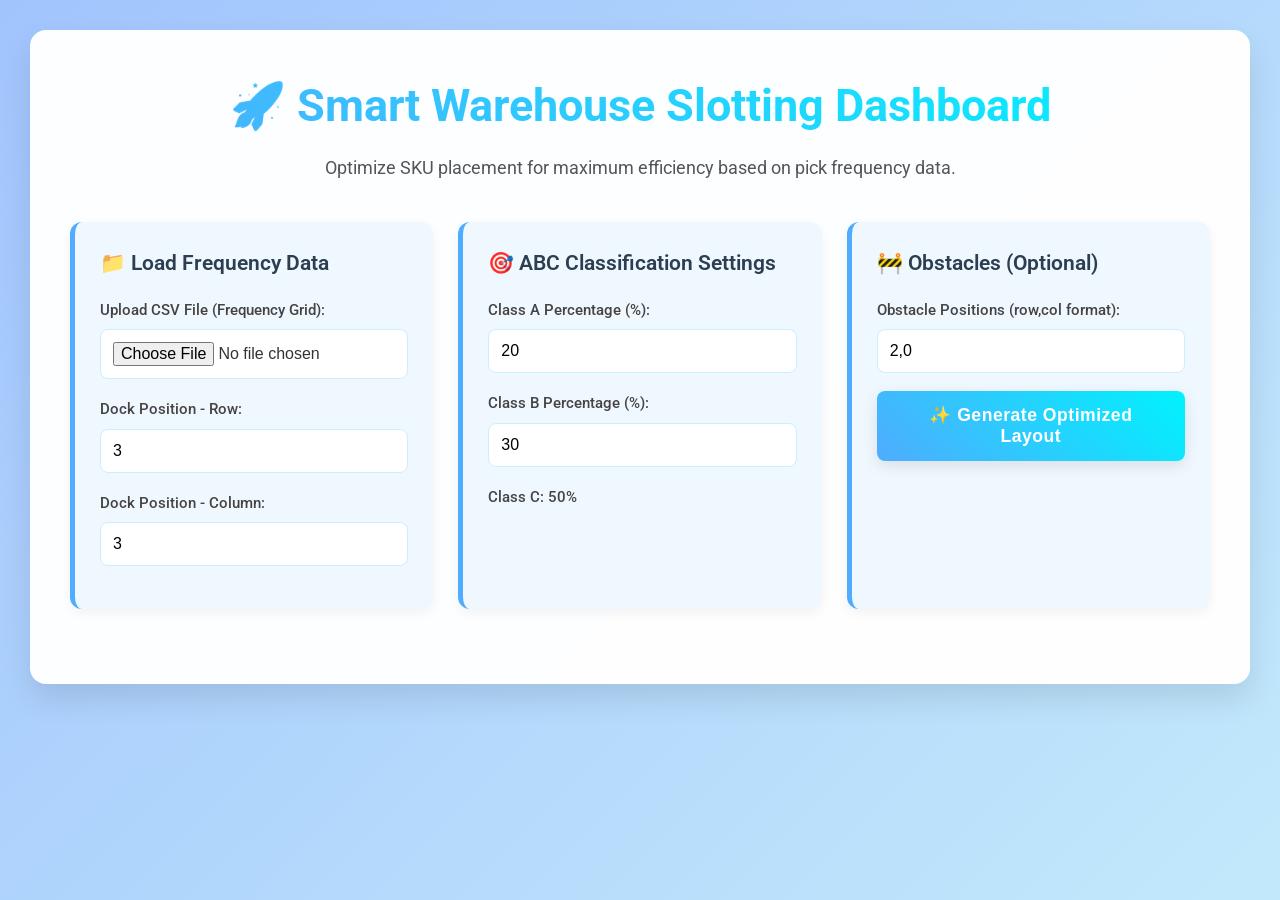
<file: slottingprob.html>
<!DOCTYPE html>
<html lang="en">
<head>
    <meta charset="UTF-8">
    <meta name="viewport" content="width=device-width, initial-scale=1.0">
    <title>Warehouse Slotting Dashboard</title>
    <link href="https://fonts.googleapis.com/css2?family=Roboto:wght@300,400,500,700&display=swap" rel="stylesheet">
    <style>
        /* General Styles */
        * {
            margin: 0;
            padding: 0;
            box-sizing: border-box;
        }

        body {
            font-family: 'Roboto', sans-serif;
            background: linear-gradient(135deg, #a1c4fd 0%, #c2e9fb 100%); /* Lighter, cooler gradient */
            min-height: 100vh;
            padding: 30px;
            color: #333;
            line-height: 1.6;
        }

        .container {
            max-width: 1400px;
            margin: 0 auto;
            background: rgba(255, 255, 255, 0.98); /* Slightly less transparent */
            border-radius: 16px;
            padding: 40px;
            box-shadow: 0 15px 30px rgba(0,0,0,0.1);
            animation: fadeIn 0.8s ease-out; /* Main container fade-in */
        }

        /* Header */
        .header {
            text-align: center;
            margin-bottom: 40px;
        }

        .header h1 {
            color: #2c3e50;
            font-size: 2.8em;
            margin-bottom: 12px;
            background: linear-gradient(45deg, #4facfe, #00f2fe); /* New vibrant gradient */
            -webkit-background-clip: text;
            -webkit-text-fill-color: transparent;
            font-weight: 700;
        }

        .header p {
            color: #555;
            font-size: 1.1em;
        }

        /* Controls Section */
        .controls {
            display: grid;
            grid-template-columns: repeat(auto-fit, minmax(280px, 1fr));
            gap: 25px;
            margin-bottom: 35px;
        }

        .control-group {
            background: #f0f8ff; /* Lighter background */
            padding: 25px;
            border-radius: 12px;
            border-left: 5px solid #4facfe; /* Accent color border */
            box-shadow: 0 4px 12px rgba(0,0,0,0.05);
            transition: transform 0.3s ease, box-shadow 0.3s ease; /* Hover effect */
        }

        .control-group:hover {
            transform: translateY(-3px);
            box-shadow: 0 8px 18px rgba(0,0,0,0.1);
        }

        .control-group h3 {
            color: #2c3e50;
            margin-bottom: 18px;
            font-size: 1.3em;
            font-weight: 600;
        }

        .input-group {
            margin-bottom: 18px;
        }

        .input-group label {
            display: block;
            margin-bottom: 7px;
            color: #444;
            font-weight: 500;
            font-size: 0.95em;
        }

        .input-group input, .input-group select {
            width: 100%;
            padding: 12px;
            border: 1px solid #cceeff; /* Lighter border */
            border-radius: 8px;
            font-size: 1em;
            transition: border-color 0.3s ease, box-shadow 0.3s ease;
        }

        .input-group input:focus, .input-group select:focus {
            border-color: #00f2fe;
            box-shadow: 0 0 0 3px rgba(0, 242, 254, 0.2);
            outline: none;
        }

        .file-input {
            width: 100%;
            padding: 12px;
            border: 2px dashed #4facfe; /* Dashed border for file input */
            border-radius: 8px;
            background: white;
            cursor: pointer;
            transition: all 0.3s ease;
        }

        .file-input:hover {
            border-color: #00f2fe;
            background: #e6f7ff;
        }

        /* Buttons */
        .btn {
            background: linear-gradient(45deg, #4facfe, #00f2fe); /* New button gradient */
            color: white;
            border: none;
            padding: 14px 28px;
            border-radius: 8px;
            cursor: pointer;
            font-size: 1.1em;
            font-weight: 600;
            transition: all 0.3s ease;
            width: 100%;
            letter-spacing: 0.5px;
            box-shadow: 0 5px 15px rgba(0,0,0,0.1);
        }

        .btn:hover {
            transform: translateY(-3px);
            box-shadow: 0 10px 25px rgba(0,0,0,0.2);
            background: linear-gradient(45deg, #00f2fe, #4facfe); /* Invert gradient on hover */
        }

        /* Results & Analysis Sections */
        .results, .analysis-section {
            display: grid;
            grid-template-columns: 1fr 1fr;
            gap: 30px;
            margin-top: 35px;
            animation: fadeIn 0.8s ease-out; /* Fade-in for sections */
        }

        .result-section {
            background: #f0f8ff;
            padding: 30px;
            border-radius: 16px;
            border-top: 5px solid #4facfe;
            box-shadow: 0 6px 15px rgba(0,0,0,0.08);
            transition: transform 0.3s ease, box-shadow 0.3s ease;
        }

        .result-section:hover {
            transform: translateY(-3px);
            box-shadow: 0 10px 20px rgba(0,0,0,0.1);
        }

        .result-section h3 {
            color: #2c3e50;
            margin-bottom: 20px;
            font-size: 1.6em;
            font-weight: 600;
        }

        /* Warehouse Grid Display */
        .grid-container {
            overflow-x: auto;
            margin: 20px 0;
            border-radius: 10px;
            background: white;
            box-shadow: 0 2px 10px rgba(0,0,0,0.05);
        }

        .warehouse-grid {
            border-collapse: collapse;
            margin: 0 auto;
            min-width: 100%; /* Ensure table takes full width of container */
        }

        .warehouse-grid td {
            width: 70px; /* Slightly larger cells */
            height: 70px;
            border: 1px solid #eee;
            text-align: center;
            vertical-align: middle;
            font-size: 12px;
            font-weight: 500;
            position: relative;
            transition: background-color 0.3s ease; /* Smooth color change */
        }

        .warehouse-grid .header-cell {
            background: #2c3e50;
            color: white;
            font-weight: 700;
        }

        /* Cell Colors */
        .dock {
            background: #e74c3c !important; /* Red */
            color: white;
            font-weight: bold;
            box-shadow: inset 0 0 0 2px rgba(255,255,255,0.5); /* Inner white border */
        }

        .obstacle {
            background: #7f8c8d !important; /* Darker grey */
            color: white;
            font-weight: bold;
            box-shadow: inset 0 0 0 2px rgba(0,0,0,0.3);
        }

        .class-a {
            background: #2ecc71; /* Green */
            color: white;
        }

        .class-b {
            background: #f1c40f; /* Yellow */
            color: white;
        }

        .class-c {
            background: #3498db; /* Blue */
            color: white;
        }

        .frequency-high {
            background: linear-gradient(45deg, #e74c3c, #c0392b); /* Reddish high freq */
            color: white;
        }

        .frequency-medium {
            background: linear-gradient(45deg, #f39c12, #e67e22); /* Orangish medium freq */
            color: white;
        }

        .frequency-low {
            background: linear-gradient(45deg, #3498db, #2980b9); /* Bluish low freq */
            color: white;
        }

        /* Legend */
        .legend {
            display: flex;
            justify-content: center;
            flex-wrap: wrap;
            gap: 15px;
            margin-top: 25px;
            padding-top: 15px;
            border-top: 1px dashed #cceeff;
        }

        .legend-item {
            display: flex;
            align-items: center;
            gap: 8px;
            padding: 8px 12px;
            background: white;
            border-radius: 8px;
            box-shadow: 0 2px 6px rgba(0,0,0,0.05);
        }

        .legend-color {
            width: 24px;
            height: 24px;
            border-radius: 4px;
            border: 1px solid #eee; /* Light border for contrast */
        }

        /* Analysis Table */
        .analysis-table {
            width: 100%;
            border-collapse: collapse;
            margin: 20px 0;
            background: white;
            border-radius: 10px;
            overflow: hidden;
            box-shadow: 0 2px 10px rgba(0,0,0,0.05);
        }

        .analysis-table th, .analysis-table td {
            padding: 14px;
            text-align: left;
            border-bottom: 1px solid #f0f0f0; /* Lighter border */
        }

        .analysis-table th {
            background: #2c3e50;
            color: white;
            font-weight: 600;
            text-transform: uppercase;
            font-size: 0.9em;
            letter-spacing: 0.5px;
        }

        .analysis-table tbody tr:hover {
            background: #f8faff; /* Lighter hover */
        }

        /* Stats Cards */
        .stats {
            display: grid;
            grid-template-columns: repeat(auto-fit, minmax(180px, 1fr));
            gap: 20px;
            margin: 25px 0;
        }

        .stat-card {
            background: white;
            padding: 25px;
            border-radius: 12px;
            text-align: center;
            box-shadow: 0 4px 12px rgba(0,0,0,0.08);
            transition: transform 0.3s ease, box-shadow 0.3s ease;
        }

        .stat-card:hover {
            transform: translateY(-3px);
            box-shadow: 0 8px 18px rgba(0,0,0,0.12);
        }

        .stat-number {
            font-size: 2.2em;
            font-weight: 700;
            color: #4facfe; /* Accent color */
            margin-bottom: 5px;
        }

        .stat-label {
            color: #555;
            font-size: 0.9em;
            font-weight: 500;
        }

        /* Animations */
        @keyframes fadeIn {
            from { opacity: 0; transform: translateY(20px); }
            to { opacity: 1; transform: translateY(0); }
        }

        .loading-overlay {
            position: fixed;
            top: 0;
            left: 0;
            width: 100%;
            height: 100%;
            background: rgba(255, 255, 255, 0.8);
            display: flex;
            justify-content: center;
            align-items: center;
            z-index: 1000;
            opacity: 0;
            visibility: hidden;
            transition: opacity 0.3s ease, visibility 0.3s ease;
        }

        .loading-overlay.show {
            opacity: 1;
            visibility: visible;
        }

        .spinner {
            border: 6px solid #f3f3f3;
            border-top: 6px solid #4facfe;
            border-radius: 50%;
            width: 50px;
            height: 50px;
            animation: spin 1s linear infinite;
        }

        @keyframes spin {
            0% { transform: rotate(0deg); }
            100% { transform: rotate(360deg); }
        }

        /* Responsive Design */
        @media (max-width: 992px) {
            .container {
                padding: 25px;
            }
            .header h1 {
                font-size: 2.2em;
            }
            .results, .analysis-section {
                grid-template-columns: 1fr;
            }
            .warehouse-grid td {
                width: 50px;
                height: 50px;
                font-size: 10px;
            }
            .stat-card {
                padding: 20px;
            }
            .stat-number {
                font-size: 1.8em;
            }
        }

        @media (max-width: 576px) {
            body {
                padding: 15px;
            }
            .container {
                padding: 20px;
            }
            .header h1 {
                font-size: 1.8em;
            }
            .controls {
                grid-template-columns: 1fr;
            }
            .control-group {
                padding: 20px;
            }
            .result-section {
                padding: 20px;
            }
            .warehouse-grid td {
                width: 40px;
                height: 40px;
                font-size: 9px;
            }
        }
    </style>
</head>
<body>
    <div class="loading-overlay" id="loadingOverlay">
        <div class="spinner"></div>
    </div>

    <div class="container">
        <div class="header">
            <h1>🚀 Smart Warehouse Slotting Dashboard</h1>
            <p>Optimize SKU placement for maximum efficiency based on pick frequency data.</p>
        </div>

        <div class="controls">
            <div class="control-group">
                <h3>📁 Load Frequency Data</h3>
                <div class="input-group">
                    <label for="csvFile">Upload CSV File (Frequency Grid):</label>
                    <input type="file" id="csvFile" accept=".csv" class="file-input">
                </div>
                <div class="input-group">
                    <label for="dockRow">Dock Position - Row:</label>
                    <input type="number" id="dockRow" value="3" min="0">
                </div>
                <div class="input-group">
                    <label for="dockCol">Dock Position - Column:</label>
                    <input type="number" id="dockCol" value="3" min="0">
                </div>
            </div>

            <div class="control-group">
                <h3>🎯 ABC Classification Settings</h3>
                <div class="input-group">
                    <label for="classA">Class A Percentage (%):</label>
                    <input type="number" id="classA" value="20" min="1" max="100">
                </div>
                <div class="input-group">
                    <label for="classB">Class B Percentage (%):</label>
                    <input type="number" id="classB" value="30" min="1" max="100">
                </div>
                <div class="input-group">
                    <label>Class C: <span id="classCDisplay">50%</span></label>
                </div>
            </div>

            <div class="control-group">
                <h3>🚧 Obstacles (Optional)</h3>
                <div class="input-group">
                    <label for="obstacles">Obstacle Positions (row,col format):</label>
                    <input type="text" id="obstacles" placeholder="e.g., 1,0;2,4;3,1" value="2,0">
                </div>
                <button class="btn" onclick="processWarehouse()">✨ Generate Optimized Layout</button>
            </div>
        </div>

        <div id="results" class="results" style="display: none;">
            <div class="result-section">
                <h3>📊 Original Frequency Layout</h3>
                <div id="originalGrid" class="grid-container"></div>
                <div class="legend">
                    <div class="legend-item">
                        <div class="legend-color frequency-high"></div>
                        <span>High Frequency</span>
                    </div>
                    <div class="legend-item">
                        <div class="legend-color frequency-medium"></div>
                        <span>Medium Frequency</span>
                    </div>
                    <div class="legend-item">
                        <div class="legend-color frequency-low"></div>
                        <span>Low Frequency</span>
                    </div>
                </div>
            </div>

            <div class="result-section">
                <h3>🎯 Optimized SKU Layout</h3>
                <div id="optimizedGrid" class="grid-container"></div>
                <div class="legend">
                    <div class="legend-item">
                        <div class="legend-color class-a"></div>
                        <span>Class A</span>
                    </div>
                    <div class="legend-item">
                        <div class="legend-color class-b"></div>
                        <span>Class B</span>
                    </div>
                    <div class="legend-item">
                        <div class="legend-color class-c"></div>
                        <span>Class C</span>
                    </div>
                    <div class="legend-item">
                        <div class="legend-color dock"></div>
                        <span>Dock</span>
                    </div>
                    <div class="legend-item">
                        <div class="legend-color obstacle"></div>
                        <span>Obstacle</span>
                    </div>
                </div>
            </div>
        </div>

        <div id="analysis" class="analysis-section" style="display: none;">
            <div class="result-section">
                <h3>📈 Performance Analysis</h3>
                <div class="stats" id="performanceStats"></div>
            </div>

            <div class="result-section">
                <h3>📋 SKU Classification Table</h3>
                <div style="max-height: 400px; overflow-y: auto;">
                    <table class="analysis-table" id="skuTable">
                        <thead>
                            <tr>
                                <th>SKU</th>
                                <th>Frequency</th>
                                <th>Percentage</th>
                                <th>Cumulative %</th>
                                <th>Class</th>
                                <th>Distance to Dock</th>
                                <th>Original Pos</th>
                                <th>New Pos</th>
                            </tr>
                        </thead>
                        <tbody id="skuTableBody"></tbody>
                    </table>
                </div>
            </div>
        </div>
    </div>

<script>
    let warehouseData = {
        grid: [],
        skus: [],
        dockPos: {row: 3, col: 3},
        obstacles: [],
        abcPercentages: {A: 20, B: 30, C: 50}
    };

    const loadingOverlay = document.getElementById('loadingOverlay');

    // Update Class C display when A or B changes
    document.getElementById('classA').addEventListener('input', updateClassC);
    document.getElementById('classB').addEventListener('input', updateClassC);

    function updateClassC() {
        const classA = parseInt(document.getElementById('classA').value) || 0;
        const classB = parseInt(document.getElementById('classB').value) || 0;
        const classC = Math.max(0, 100 - classA - classB);
        document.getElementById('classCDisplay').textContent = classC + '%';
    }

    // CSV File handling
    document.getElementById('csvFile').addEventListener('change', function(e) {
        const file = e.target.files[0];
        if (file) {
            loadingOverlay.classList.add('show');
            const reader = new FileReader();
            reader.onload = function(e) {
                const csv = e.target.result;
                parseCSV(csv);
                loadingOverlay.classList.remove('show');
            };
            reader.readAsText(file);
        }
    });

    function parseCSV(csv) {
        const lines = csv.trim().split('\n');
        const grid = [];
        
        for (let i = 0; i < lines.length; i++) {
            // Trim and filter out empty strings before parsing to int
            const row = lines[i].split(',').map(cell => parseInt(cell.trim())).filter(val => !isNaN(val));
            if (row.length > 0) { // Only add non-empty rows
                grid.push(row);
            }
        }
        
        if (grid.length > 0 && grid[0].length > 0) {
            warehouseData.grid = grid;
            console.log('Grid loaded:', grid);
        } else {
            alert('CSV file is empty or malformed. Please check the content.');
            warehouseData.grid = []; // Clear grid if malformed
        }
    }

    function processWarehouse() {
        loadingOverlay.classList.add('show');

        // Allow a small delay for the spinner to show before processing
        setTimeout(() => {
            if (warehouseData.grid.length === 0 || warehouseData.grid[0].length === 0) {
                alert("No CSV data loaded or data is invalid. Using sample data.");
                createSampleData();
            }

            // Update settings
            warehouseData.dockPos = {
                row: parseInt(document.getElementById('dockRow').value) || 0,
                col: parseInt(document.getElementById('dockCol').value) || 0
            };

            warehouseData.abcPercentages = {
                A: parseInt(document.getElementById('classA').value) || 20,
                B: parseInt(document.getElementById('classB').value) || 30,
                C: parseInt(document.getElementById('classCDisplay').textContent.replace('%', '')) || 50
            };

            // Parse obstacles
            const obstacleText = document.getElementById('obstacles').value;
            warehouseData.obstacles = parseObstacles(obstacleText);

            // Ensure dock and obstacles are within grid bounds
            const maxRow = warehouseData.grid.length - 1;
            const maxCol = warehouseData.grid[0].length - 1;
            
            if (warehouseData.dockPos.row > maxRow || warehouseData.dockPos.col > maxCol ||
                warehouseData.dockPos.row < 0 || warehouseData.dockPos.col < 0) {
                alert(`Dock position (${warehouseData.dockPos.row},${warehouseData.dockPos.col}) is outside the grid bounds (max: ${maxRow},${maxCol}). Adjusting to a default if possible.`);
                // Attempt to set a reasonable default if out of bounds
                warehouseData.dockPos = {
                    row: Math.min(Math.max(0, warehouseData.dockPos.row), maxRow),
                    col: Math.min(Math.max(0, warehouseData.dockPos.col), maxCol)
                };
                 document.getElementById('dockRow').value = warehouseData.dockPos.row;
                 document.getElementById('dockCol').value = warehouseData.dockPos.col;
            }

            warehouseData.obstacles = warehouseData.obstacles.filter(obs => {
                const isValid = obs.row >= 0 && obs.row <= maxRow && obs.col >= 0 && obs.col <= maxCol;
                if (!isValid) {
                    console.warn(`Obstacle position (${obs.row},${obs.col}) is out of bounds and will be ignored.`);
                }
                return isValid;
            });


            // Process the warehouse
            flattenGridToSKUs();
            conductPareto();
            calculateABCClasses();
            optimizeSlotting();
            displayResults();
            loadingOverlay.classList.remove('show');
        }, 100); // Small delay
    }

    function createSampleData() {
        // Create a 5x6 sample grid with random frequencies if no CSV is uploaded
        warehouseData.grid = [
            [39, 29, 15, 43, 8, 21],
            [39, 19, 23, 11, 11, 24],
            [36, 40, 24, 3, 22, 2],
            [24, 44, 30, 38, 2, 21],
            [33, 12, 22, 44, 25, 49]
        ];
        console.log('Using sample data:', warehouseData.grid);
    }

    function parseObstacles(obstacleText) {
        if (!obstacleText.trim()) return [];
        
        return obstacleText.split(';').map(pos => {
            const [row, col] = pos.split(',').map(n => parseInt(n.trim()));
            return { row, col };
        }).filter(pos => !isNaN(pos.row) && !isNaN(pos.col));
    }

    function flattenGridToSKUs() {
        const skus = [];
        let skuIndex = 0;

        for (let row = 0; row < warehouseData.grid.length; row++) {
            for (let col = 0; col < warehouseData.grid[row].length; col++) {
                // Ensure we only add valid cells, excluding dock/obstacles initially for original layout
                const isDock = row === warehouseData.dockPos.row && col === warehouseData.dockPos.col;
                const isObstacle = warehouseData.obstacles.some(obs => obs.row === row && obs.col === col);
                
                if (!isDock && !isObstacle) { // Only process actual SKUs for classification
                    skus.push({
                        id: `SKU${skuIndex + 1}`, // Start SKU ID from 1
                        frequency: warehouseData.grid[row][col],
                        originalRow: row,
                        originalCol: col,
                        newRow: row, // Temporarily set to original
                        newCol: col // Temporarily set to original
                    });
                    skuIndex++;
                }
            }
        }
        warehouseData.skus = skus;
    }

    function conductPareto() {
        // Sort SKUs by frequency (descending)
        warehouseData.skus.sort((a, b) => b.frequency - a.frequency);
        
        // Calculate total frequency
        const totalFrequency = warehouseData.skus.reduce((sum, sku) => sum + sku.frequency, 0);
        
        // Calculate percentages and cumulative percentages
        let cumulativeFreq = 0;
        warehouseData.skus.forEach(sku => {
            sku.percentage = (sku.frequency / totalFrequency) * 100;
            cumulativeFreq += sku.frequency;
            sku.cumulativePercentage = (cumulativeFreq / totalFrequency) * 100;
        });
    }

    function calculateABCClasses() {
        const { A, B } = warehouseData.abcPercentages;
        
        warehouseData.skus.forEach(sku => {
            if (sku.cumulativePercentage <= A) {
                sku.class = 'A';
            } else if (sku.cumulativePercentage <= A + B) {
                sku.class = 'B';
            } else {
                sku.class = 'C';
            }
        });
    }

    function calculateDistance(pos1, pos2) {
        return Math.abs(pos1.row - pos2.row) + Math.abs(pos1.col - pos2.col);
    }

    function optimizeSlotting() {
        const rows = warehouseData.grid.length;
        const cols = warehouseData.grid[0].length;
        
        // Create list of available positions (excluding dock and obstacles)
        const availablePositions = [];
        for (let row = 0; row < rows; row++) {
            for (let col = 0; col < cols; col++) {
                const isDock = row === warehouseData.dockPos.row && col === warehouseData.dockPos.col;
                const isObstacle = warehouseData.obstacles.some(obs => obs.row === row && obs.col === col);
                
                if (!isDock && !isObstacle) {
                    availablePositions.push({
                        row, col,
                        distanceToDock: calculateDistance({row, col}, warehouseData.dockPos)
                    });
                }
            }
        }

        // Sort positions by distance from dock (closest first)
        availablePositions.sort((a, b) => a.distanceToDock - b.distanceToDock);

        // Sort SKUs by class (A then B then C), then by frequency (descending) within class
        warehouseData.skus.sort((a, b) => {
            if (a.class === 'A' && b.class !== 'A') return -1;
            if (a.class !== 'A' && b.class === 'A') return 1;
            if (a.class === 'B' && b.class === 'C') return -1;
            if (a.class === 'C' && b.class === 'B') return 1;
            return b.frequency - a.frequency; // Secondary sort by frequency
        });

        // Assign positions to SKUs
        let posIndex = 0;
        warehouseData.skus.forEach(sku => {
            if (posIndex < availablePositions.length) {
                const pos = availablePositions[posIndex++];
                sku.newRow = pos.row;
                sku.newCol = pos.col;
                sku.distanceToDock = pos.distanceToDock;
            } else {
                // Handle case where there are more SKUs than available slots
                console.warn(`Not enough available slots for SKU ${sku.id}. It will not be placed.`);
                sku.newRow = -1; // Indicate unplaced
                sku.newCol = -1;
                sku.distanceToDock = Infinity;
            }
        });

        // Sort SKUs back to original order for consistent table display, if needed,
        // or keep sorted by class/frequency for analysis table.
        // For this dashboard, keeping them sorted by classification for the table is useful.
    }

    function displayResults() {
        displayOriginalGrid();
        displayOptimizedGrid();
        displaySKUTable();
        displayPerformanceStats();
        
        document.getElementById('results').style.display = 'grid';
        document.getElementById('analysis').style.display = 'grid'; // Changed to grid for consistency
    }

    function displayOriginalGrid() {
        const container = document.getElementById('originalGrid');
        const table = createGridTable(warehouseData.grid, 'frequency');
        container.innerHTML = '';
        container.appendChild(table);
    }

    function displayOptimizedGrid() {
        const container = document.getElementById('optimizedGrid');
        const rows = warehouseData.grid.length;
        const cols = warehouseData.grid[0].length;
        
        // Create optimized grid representation
        const optimizedGridContent = Array(rows).fill().map(() => Array(cols).fill(null));
        
        // Place SKUs in their new positions
        warehouseData.skus.forEach(sku => {
            if (sku.newRow !== -1 && sku.newCol !== -1) { // Only place if it has a valid new position
                optimizedGridContent[sku.newRow][sku.newCol] = sku;
            }
        });
        
        const table = createGridTable(optimizedGridContent, 'optimized');
        container.innerHTML = '';
        container.appendChild(table);
    }

    function createGridTable(grid, type) {
        const table = document.createElement('table');
        table.className = 'warehouse-grid';
        
        // Add header row for columns
        const headerRow = table.insertRow();
        headerRow.insertCell().textContent = ''; // Top-left empty cell
        headerRow.cells[0].className = 'header-cell';
        
        for (let col = 0; col < grid[0].length; col++) {
            const cell = headerRow.insertCell();
            cell.textContent = col;
            cell.className = 'header-cell';
        }
        
        // Add data rows
        for (let row = 0; row < grid.length; row++) {
            const tr = table.insertRow();
            const headerCell = tr.insertCell();
            headerCell.textContent = row;
            headerCell.className = 'header-cell';
            
            for (let col = 0; col < grid[row].length; col++) {
                const cell = tr.insertCell();
                
                // Check for dock or obstacles first, as they override SKU placement
                const isDock = row === warehouseData.dockPos.row && col === warehouseData.dockPos.col;
                const isObstacle = warehouseData.obstacles.some(obs => obs.row === row && obs.col === col);

                if (isDock) {
                    cell.textContent = 'DOCK';
                    cell.className = 'dock';
                } else if (isObstacle) {
                    cell.textContent = 'OBS';
                    cell.className = 'obstacle';
                }
                // Display content based on type for actual SKU cells
                else if (type === 'frequency') {
                    const frequency = grid[row][col];
                    cell.textContent = frequency;
                    cell.className = getFrequencyClass(frequency);
                }
                else if (type === 'optimized') {
                    const sku = grid[row][col]; // This will be null if no SKU assigned to this slot
                    if (sku) {
                        cell.textContent = sku.id;
                        cell.className = `class-${sku.class.toLowerCase()}`;
                    } else {
                        cell.textContent = ''; // Empty slot
                    }
                }
            }
        }
        
        return table;
    }

    function getFrequencyClass(frequency) {
        if (warehouseData.skus.length === 0) return ''; // Handle no data case

        // Recalculate max/min frequencies from the original grid values
        // This ensures the color mapping is consistent with the data loaded
        const allFrequencies = warehouseData.grid.flat().filter(f => !isNaN(f));
        const maxFreq = Math.max(...allFrequencies);
        const minFreq = Math.min(...allFrequencies);
        const range = maxFreq - minFreq;
        
        if (range === 0) { // All frequencies are the same
             return 'frequency-medium';
        } else if (frequency >= minFreq + (range * 0.67)) {
            return 'frequency-high';
        } else if (frequency >= minFreq + (range * 0.33)) {
            return 'frequency-medium';
        }
        return 'frequency-low';
    }

    function displaySKUTable() {
        const tbody = document.getElementById('skuTableBody');
        tbody.innerHTML = '';
        
        // Sort SKUs for table display: Class A, then B, then C. Within each class, by frequency descending.
        const sortedSkus = [...warehouseData.skus].sort((a, b) => {
            const classOrder = { 'A': 1, 'B': 2, 'C': 3 };
            if (classOrder[a.class] !== classOrder[b.class]) {
                return classOrder[a.class] - classOrder[b.class];
            }
            return b.frequency - a.frequency; // Within class, sort by frequency
        });


        sortedSkus.forEach(sku => {
            const row = tbody.insertRow();
            row.innerHTML = `
                <td>${sku.id}</td>
                <td>${sku.frequency}</td>
                <td>${sku.percentage ? sku.percentage.toFixed(2) : 'N/A'}%</td>
                <td>${sku.cumulativePercentage ? sku.cumulativePercentage.toFixed(2) : 'N/A'}%</td>
                <td><span class="class-${sku.class ? sku.class.toLowerCase() : ''}" style="padding: 4px 8px; border-radius: 4px; color: white; display: inline-block;">${sku.class || 'N/A'}</span></td>
                <td>${sku.distanceToDock !== Infinity ? sku.distanceToDock : 'Unplaced'}</td>
                <td>(${sku.originalRow}, ${sku.originalCol})</td>
                <td>${sku.newRow !== -1 ? `(${sku.newRow}, ${sku.newCol})` : 'Unplaced'}</td>
            `;
        });
    }

    function displayPerformanceStats() {
        const container = document.getElementById('performanceStats');
        
        const classA = warehouseData.skus.filter(sku => sku.class === 'A' && sku.newRow !== -1);
        const classB = warehouseData.skus.filter(sku => sku.class === 'B' && sku.newRow !== -1);
        const classC = warehouseData.skus.filter(sku => sku.class === 'C' && sku.newRow !== -1);
        
        const avgDistanceA = classA.length > 0 ? (classA.reduce((sum, sku) => sum + sku.distanceToDock, 0) / classA.length).toFixed(1) : 'N/A';
        const avgDistanceB = classB.length > 0 ? (classB.reduce((sum, sku) => sum + sku.distanceToDock, 0) / classB.length).toFixed(1) : 'N/A';
        const avgDistanceC = classC.length > 0 ? (classC.reduce((sum, sku) => sum + sku.distanceToDock, 0) / classC.length).toFixed(1) : 'N/A';
        
        const totalPlacedSKUs = warehouseData.skus.filter(sku => sku.newRow !== -1).length;
        const totalOriginalSKUs = warehouseData.skus.length;

        // Calculate weighted average distance
        let totalFrequencySum = 0;
        let weightedDistanceSum = 0;

        warehouseData.skus.forEach(sku => {
            if (sku.newRow !== -1 && sku.distanceToDock !== undefined && !isNaN(sku.distanceToDock)) {
                totalFrequencySum += sku.frequency;
                weightedDistanceSum += sku.frequency * sku.distanceToDock;
            }
        });
        const weightedAvgDistance = totalFrequencySum > 0 ? (weightedDistanceSum / totalFrequencySum).toFixed(1) : 'N/A';


        container.innerHTML = `
            <div class="stat-card">
                <div class="stat-number">${classA.length}</div>
                <div class="stat-label">Class A SKUs Placed</div>
            </div>
            <div class="stat-card">
                <div class="stat-number">${classB.length}</div>
                <div class="stat-label">Class B SKUs Placed</div>
            </div>
            <div class="stat-card">
                <div class="stat-number">${classC.length}</div>
                <div class="stat-label">Class C SKUs Placed</div>
            </div>
            <div class="stat-card">
                <div class="stat-number">${avgDistanceA}</div>
                <div class="stat-label">Avg Distance A</div>
            </div>
            <div class="stat-card">
                <div class="stat-number">${avgDistanceB}</div>
                <div class="stat-label">Avg Distance B</div>
            </div>
            <div class="stat-card">
                <div class="stat-number">${avgDistanceC}</div>
                <div class="stat-label">Avg Distance C</div>
            </div>
             <div class="stat-card">
                <div class="stat-number">${weightedAvgDistance}</div>
                <div class="stat-label">Weighted Avg Dist.</div>
            </div>
            <div class="stat-card">
                <div class="stat-number">${totalPlacedSKUs} / ${totalOriginalSKUs}</div>
                <div class="stat-label">SKUs Placed / Total</div>
            </div>
        `;
    }

    // Initialize with sample data on page load
    window.onload = function() {
        updateClassC();
        // createSampleData(); // Optional: load sample data immediately on page load
    };
</script>
</body>
</html>
</file>
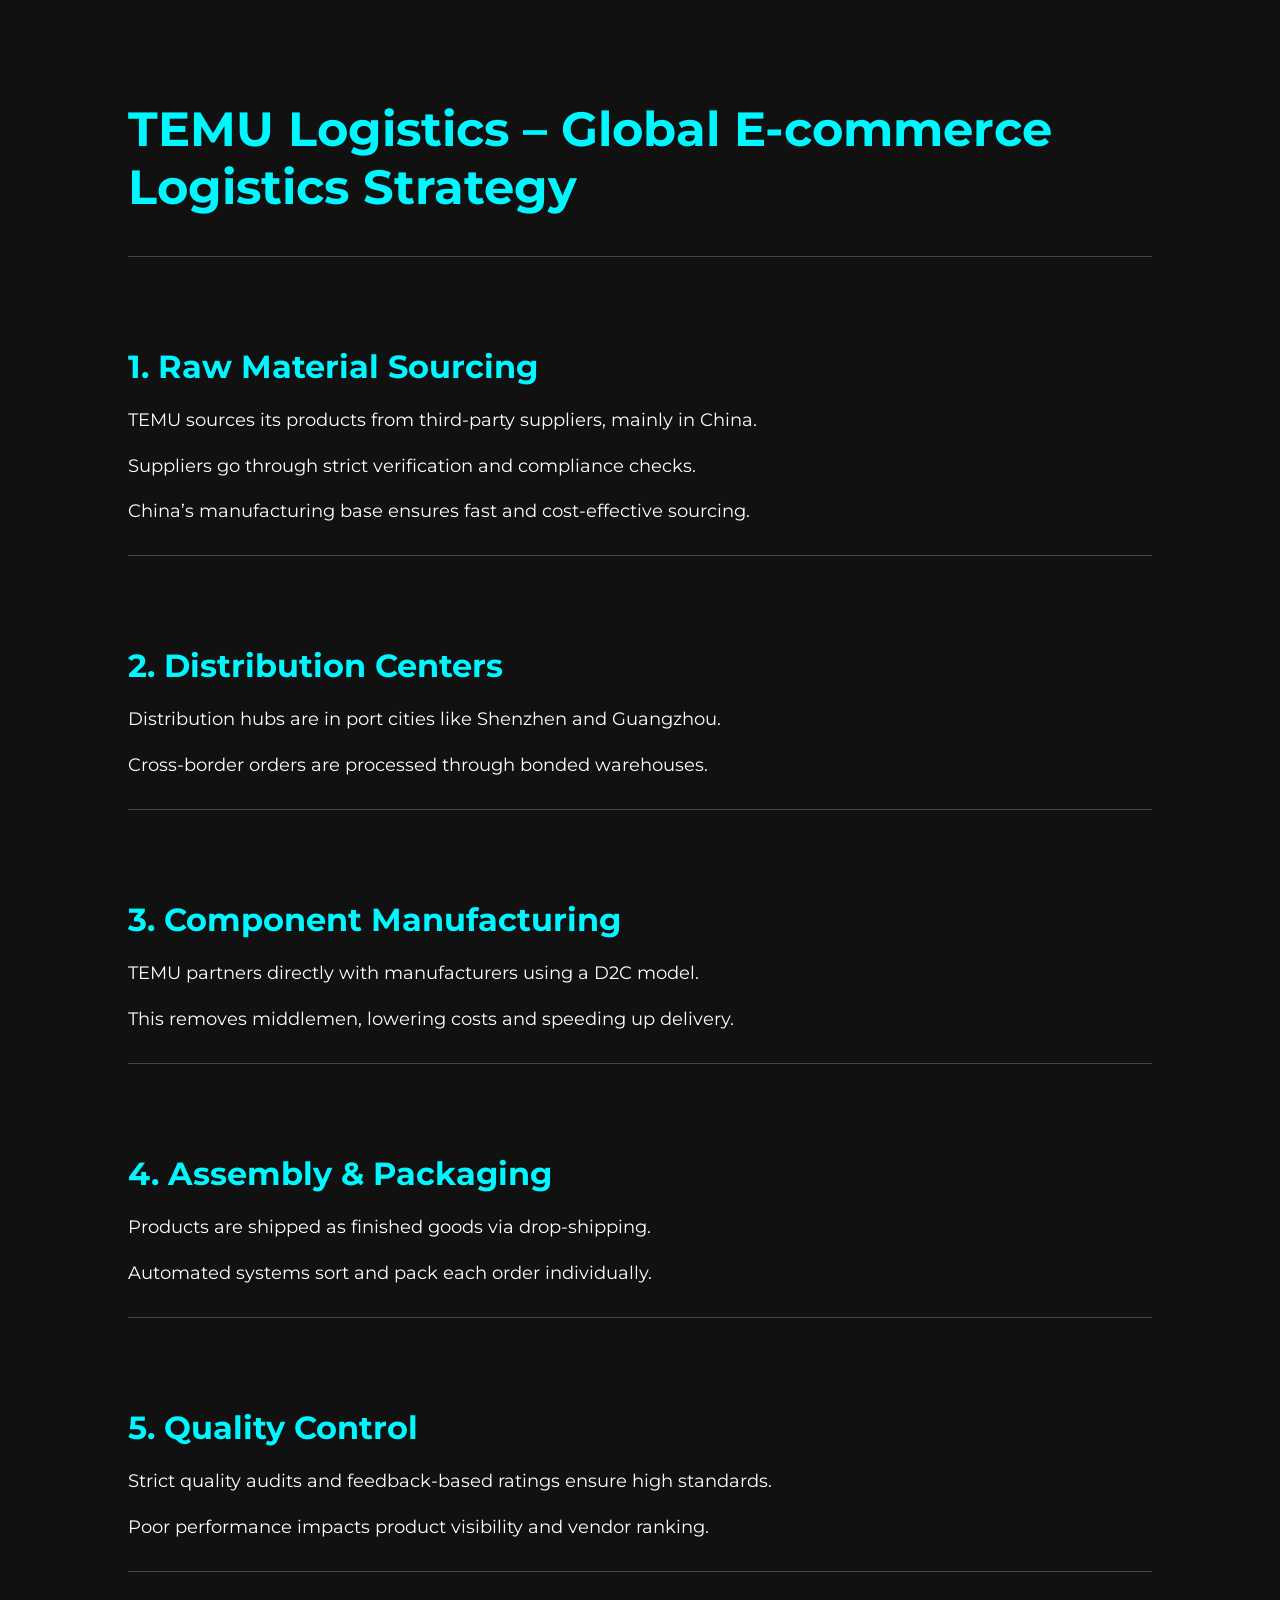
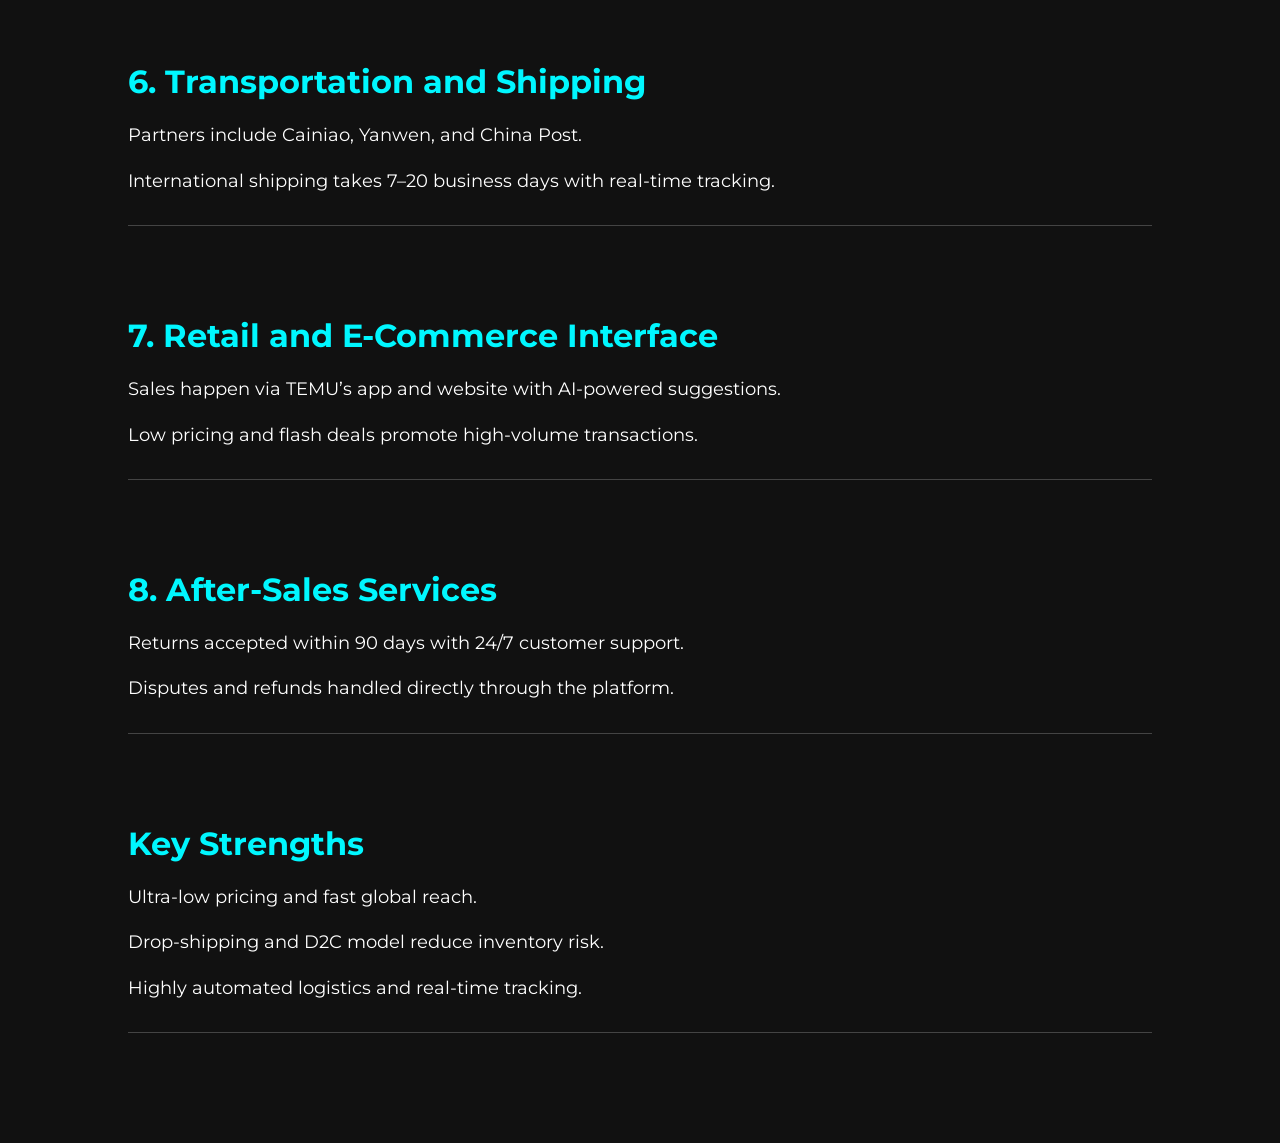
<file: whatslogis.html>
<!DOCTYPE html>
<html lang="en">
<head>
  <meta charset="UTF-8" />
  <meta name="viewport" content="width=device-width, initial-scale=1.0" />
  <title>TEMU Logistics Strategy</title>
  <link href="https://fonts.googleapis.com/css2?family=Montserrat:wght@400;700&display=swap" rel="stylesheet">
  <style>
    * {
      box-sizing: border-box;
      font-family: 'Montserrat', sans-serif;
    }
    body {
      margin: 0;
      background: #111;
      color: #fff;
      overflow-x: hidden;
    }
    section {
      min-height: 100vh;
      padding: 60px 10%;
      display: flex;
      flex-direction: column;
      justify-content: center;
      animation: fadeIn 2s ease-out;
    }
    h1, h2 {
      color: #00f7ff;
      margin-bottom: 20px;
    }
    h1 {
      font-size: 3em;
      animation: slideInDown 1s ease-out;
    }
    h2 {
      font-size: 2em;
      margin-top: 40px;
    }
    p {
      font-size: 1.1em;
      line-height: 1.6;
      margin-bottom: 10px;
      animation: fadeInUp 1.5s ease-out;
    }
    .slide {
      margin-bottom: 50px;
      border-bottom: 1px solid #444;
      padding-bottom: 20px;
    }
    @keyframes fadeIn {
      from {opacity: 0;} to {opacity: 1;}
    }
    @keyframes slideInDown {
      from {transform: translateY(-50px); opacity: 0;} to {transform: translateY(0); opacity: 1;}
    }
    @keyframes fadeInUp {
      from {transform: translateY(30px); opacity: 0;} to {transform: translateY(0); opacity: 1;}
    }
  </style>
</head>
<body>

  <section>
    <div class="slide">
      <h1>TEMU Logistics – Global E-commerce Logistics Strategy</h1>
    </div>

    <div class="slide">
      <h2>1. Raw Material Sourcing</h2>
      <p>TEMU sources its products from third-party suppliers, mainly in China.</p>
      <p>Suppliers go through strict verification and compliance checks.</p>
      <p>China’s manufacturing base ensures fast and cost-effective sourcing.</p>
    </div>

    <div class="slide">
      <h2>2. Distribution Centers</h2>
      <p>Distribution hubs are in port cities like Shenzhen and Guangzhou.</p>
      <p>Cross-border orders are processed through bonded warehouses.</p>
    </div>

    <div class="slide">
      <h2>3. Component Manufacturing</h2>
      <p>TEMU partners directly with manufacturers using a D2C model.</p>
      <p>This removes middlemen, lowering costs and speeding up delivery.</p>
    </div>

    <div class="slide">
      <h2>4. Assembly & Packaging</h2>
      <p>Products are shipped as finished goods via drop-shipping.</p>
      <p>Automated systems sort and pack each order individually.</p>
    </div>

    <div class="slide">
      <h2>5. Quality Control</h2>
      <p>Strict quality audits and feedback-based ratings ensure high standards.</p>
      <p>Poor performance impacts product visibility and vendor ranking.</p>
    </div>

    <div class="slide">
      <h2>6. Transportation and Shipping</h2>
      <p>Partners include Cainiao, Yanwen, and China Post.</p>
      <p>International shipping takes 7–20 business days with real-time tracking.</p>
    </div>

    <div class="slide">
      <h2>7. Retail and E-Commerce Interface</h2>
      <p>Sales happen via TEMU’s app and website with AI-powered suggestions.</p>
      <p>Low pricing and flash deals promote high-volume transactions.</p>
    </div>

    <div class="slide">
      <h2>8. After-Sales Services</h2>
      <p>Returns accepted within 90 days with 24/7 customer support.</p>
      <p>Disputes and refunds handled directly through the platform.</p>
    </div>

    <div class="slide">
      <h2>Key Strengths</h2>
      <p>Ultra-low pricing and fast global reach.</p>
      <p>Drop-shipping and D2C model reduce inventory risk.</p>
      <p>Highly automated logistics and real-time tracking.</p>
    </div>
  </section>

</body>
</html>
</file>
